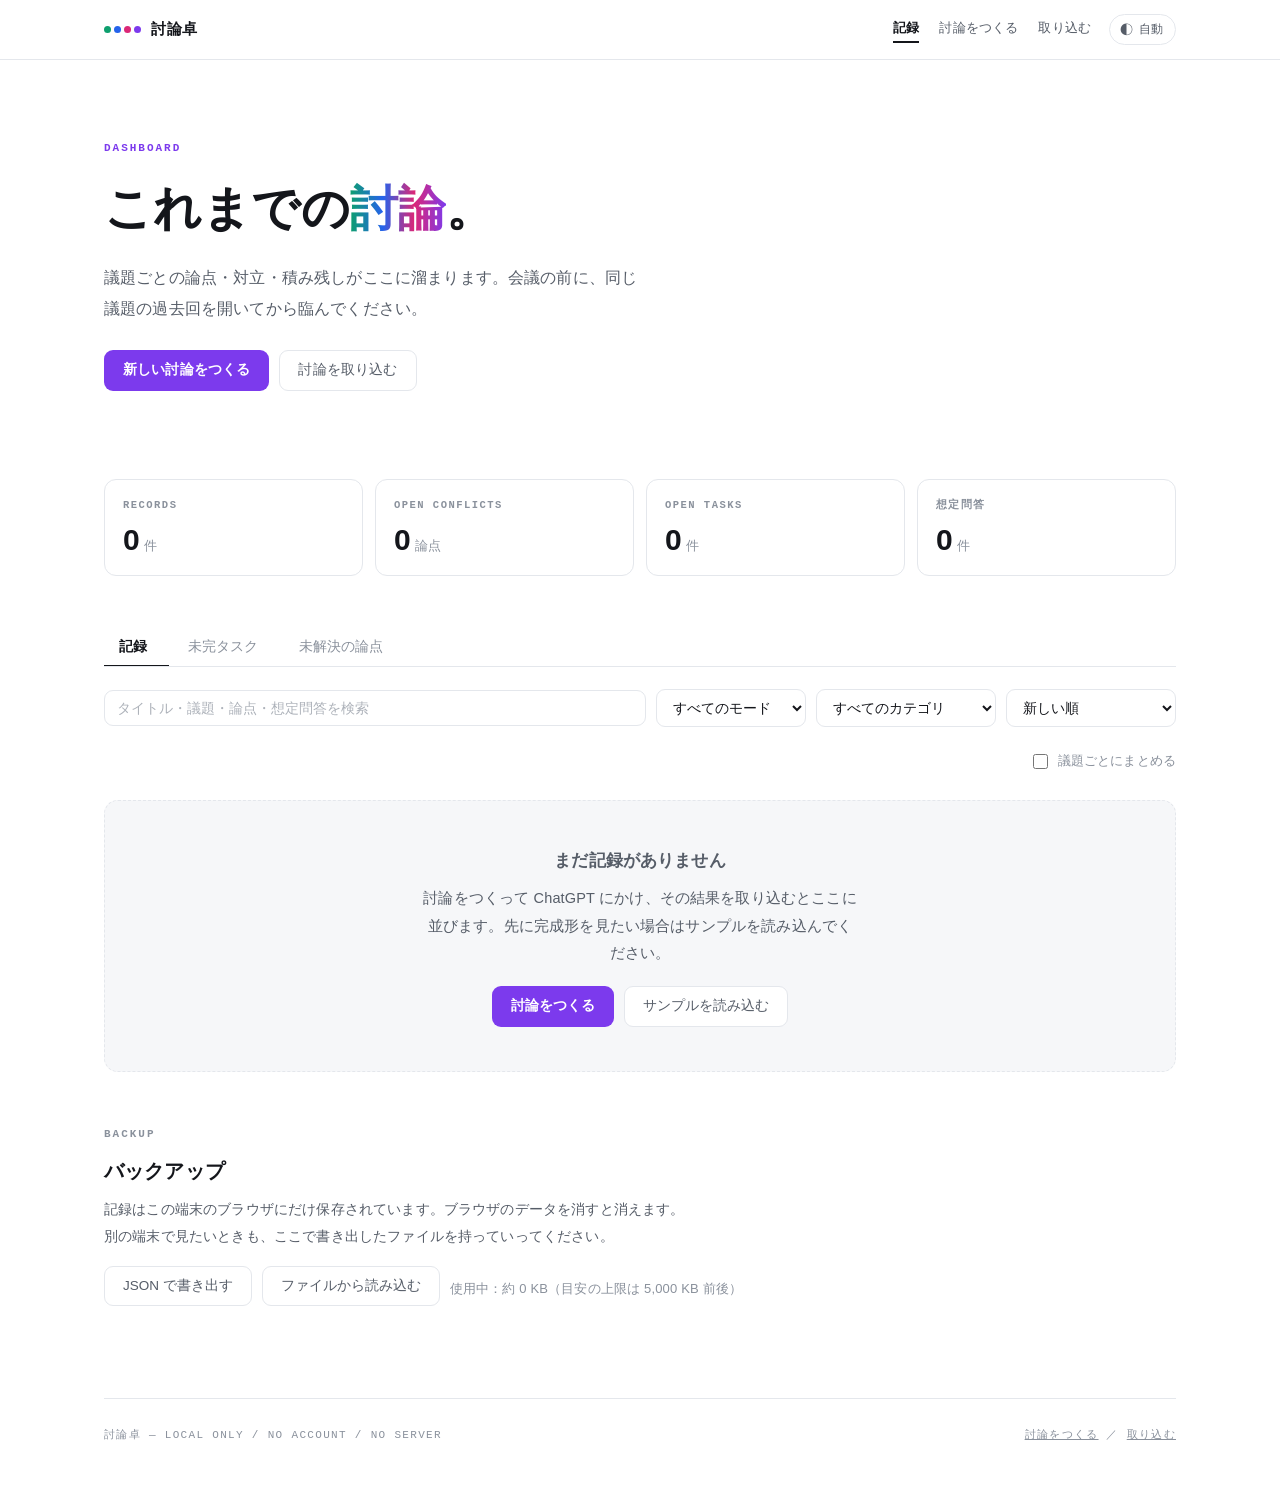
<file: index.html>
<!DOCTYPE html>
<html lang="ja">
<head>
<meta charset="utf-8">
<meta name="viewport" content="width=device-width, initial-scale=1">
<title>討論卓 — 記録</title>
<link rel="stylesheet" href="assets/tokens.css">
<link rel="manifest" href="manifest.webmanifest">
<meta name="theme-color" media="(prefers-color-scheme: light)" content="#FFFFFF">
<meta name="theme-color" media="(prefers-color-scheme: dark)" content="#0F1115">
<link rel="icon" href="assets/icons/icon-192.png" sizes="192x192" type="image/png">
<link rel="apple-touch-icon" href="assets/icons/apple-touch-icon.png">
<meta name="apple-mobile-web-app-capable" content="yes">
<meta name="mobile-web-app-capable" content="yes">
<meta name="apple-mobile-web-app-status-bar-style" content="default">
<meta name="apple-mobile-web-app-title" content="討論卓">
<script>/* テーマ先読み：本体スクリプトより先に data-theme を当ててちらつきを防ぐ */
(function(){try{var t=localStorage.getItem("debate-app:theme");if(t==="dark"||t==="light")document.documentElement.setAttribute("data-theme",t);}catch(e){}})();
</script>
<style>
  .toplinks{display:flex;gap:10px;flex-wrap:wrap;margin-top:26px}
  .tagcloud{display:flex;flex-wrap:wrap;gap:6px;margin-top:8px}
  .tagcloud button{appearance:none;cursor:pointer;background:var(--c5s);border:1px solid transparent;
    color:var(--ink-2);border-radius:999px;padding:3px 11px;font-size:12px;font-family:var(--sans)}
  .tagcloud button[aria-pressed="true"]{background:var(--c4);color:var(--on-accent);font-weight:700}
  .backup{display:flex;gap:10px;flex-wrap:wrap;align-items:center;margin-top:16px}
  #importFile{display:none}
  .count{font-size:13px;color:var(--ink-3);margin-top:14px;display:flex;
    justify-content:space-between;align-items:center;gap:14px;flex-wrap:wrap}

  /* ビュー切替：記録 / 未完タスク / 未解決論点 */
  .views{display:flex;gap:4px;border-bottom:1px solid var(--line);margin-bottom:16px;
    overflow-x:auto;scrollbar-width:none}
  .views::-webkit-scrollbar{display:none}
  .viewtab{appearance:none;cursor:pointer;background:none;color:var(--ink-3);border:0;
    border-bottom:2px solid transparent;margin-bottom:-1px;padding:10px 15px 9px;
    font-family:var(--sans);font-size:14px;white-space:nowrap;transition:all .18s;
    display:flex;align-items:baseline;gap:7px}
  .viewtab:hover{color:var(--c4)}
  .viewtab b{font-family:var(--mono);font-size:11px;font-weight:700}
  .viewtab[aria-selected="true"]{color:var(--c5);border-bottom-color:var(--c5);font-weight:700}
  .viewtab:focus-visible{outline:2px solid var(--c2);outline-offset:-3px}

  .groupbox{margin-bottom:18px}
  .grouphead{appearance:none;cursor:pointer;width:100%;text-align:left;background:var(--surface);
    color:var(--ink);border:1px solid var(--line);border-radius:11px;padding:11px 14px;
    font-family:var(--sans);font-size:14px;display:flex;align-items:center;gap:10px}
  .grouphead:hover{border-color:var(--c4)}
  .grouphead .n{font-weight:700;flex:1;min-width:0;overflow:hidden;text-overflow:ellipsis;white-space:nowrap}
  .grouphead .c{font-family:var(--mono);font-size:11px;color:var(--ink-3);flex:none}
  .grouphead .a{color:var(--ink-3);flex:none;transition:transform .18s}
  .groupbox[data-open="false"] .grouphead .a{transform:rotate(-90deg)}
  .groupbody{margin-top:10px}
  .groupbox[data-open="false"] .groupbody{display:none}

  /* 横断一覧（タスク・未解決論点） */
  .xlist{display:flex;flex-direction:column;gap:9px}
  .xrow{background:var(--card);border:1px solid var(--line);border-radius:12px;padding:12px 14px;
    display:flex;gap:12px;align-items:flex-start}
  .xrow.done .t{opacity:.45;text-decoration:line-through}
  .xrow input[type=checkbox]{margin-top:3px;flex:none;width:16px;height:16px;accent-color:var(--c5)}
  .xrow .b{flex:1;min-width:0}
  .xrow .t{font-size:14px;line-height:1.7}
  .xrow .s{font-size:12px;color:var(--ink-3);margin-top:5px;display:flex;gap:9px;flex-wrap:wrap;align-items:center}
  .xrow .s a{color:var(--c4);text-decoration:none;border-bottom:1px solid transparent}
  .xrow .s a:hover{border-bottom-color:var(--c4)}
  .xrow .im{font-family:var(--mono);font-size:10.5px;font-weight:700;flex:none;
    padding:3px 8px;border-radius:5px;background:var(--c5s);color:var(--ink-2)}
  .xrow .im.hi{background:var(--danger-s);color:var(--danger)}
</style>
</head>
<body>

<div class="wrap-wide">

<header class="reveal">
  <div class="eyebrow e4">Dashboard</div>
  <h1>これまでの<em>討論</em>。</h1>
  <p class="lede">議題ごとの論点・対立・積み残しがここに溜まります。会議の前に、同じ議題の過去回を開いてから臨んでください。</p>
  <div class="toplinks">
    <a class="btn btn-primary" href="compose.html">新しい討論をつくる</a>
    <a class="btn btn-ghost" href="import.html">討論を取り込む</a>
  </div>
</header>

<div id="firstNotice"></div>

<section class="tight reveal">
  <div class="stats" id="stats"></div>
</section>

<section class="tight reveal">
  <div class="views" role="tablist" aria-label="表示">
    <button class="viewtab" type="button" id="v-rec" role="tab" aria-selected="true">記録 <b id="nRec"></b></button>
    <button class="viewtab" type="button" id="v-task" role="tab" aria-selected="false">未完タスク <b id="nTask"></b></button>
    <button class="viewtab" type="button" id="v-issue" role="tab" aria-selected="false">未解決の論点 <b id="nIssue"></b></button>
  </div>

  <div class="toolbar">
    <div class="grow"><input type="search" id="q" placeholder="タイトル・議題・論点・想定問答を検索"></div>
    <div style="flex:0 0 150px"><select id="fMode"><option value="">すべてのモード</option></select></div>
    <div style="flex:0 0 180px"><select id="fCat"><option value="">すべてのカテゴリ</option></select></div>
    <div style="flex:0 0 170px"><select id="fSort">
      <option value="date">新しい順</option>
      <option value="conflict">対立の多い順</option>
      <option value="task">未完タスクの多い順</option>
      <option value="title">タイトル順</option>
    </select></div>
  </div>
  <div class="tagcloud" id="tagCloud"></div>
  <p class="count">
    <span id="count"></span>
    <label id="groupToggle" style="display:flex;align-items:center;gap:7px;cursor:pointer">
      <input type="checkbox" id="fGroup" style="width:15px;height:15px;accent-color:var(--c5)">
      議題ごとにまとめる
    </label>
  </p>
  <div id="list"></div>
</section>

<section class="tight reveal">
  <div class="eyebrow e5">Backup</div>
  <h2 style="font-size:20px">バックアップ</h2>
  <p class="sub" style="font-size:14px">記録はこの端末のブラウザにだけ保存されています。ブラウザのデータを消すと消えます。別の端末で見たいときも、ここで書き出したファイルを持っていってください。</p>
  <div class="backup">
    <button class="btn btn-ghost" id="expBtn">JSON で書き出す</button>
    <button class="btn btn-ghost" id="impBtn">ファイルから読み込む</button>
    <input type="file" id="importFile" accept=".json,application/json">
    <span class="hint" id="usage"></span>
  </div>
  <div id="backupNotice"></div>
</section>

<footer>
  <span>討論卓 — LOCAL ONLY / NO ACCOUNT / NO SERVER</span>
  <span><a href="compose.html">討論をつくる</a> ／ <a href="import.html">取り込む</a></span>
</footer>
</div>

<script src="assets/catalog.js"></script>
<script src="assets/schema.js"></script>
<script src="assets/prompt.js"></script>
<script src="assets/store.js"></script>
<script src="assets/ui.js"></script>
<script src="samples/sample-record.js"></script>
<script>
(function(){
"use strict";
var DA = window.DA, $ = DA.$;

var activeTag = "";
var view = "rec";            // rec | task | issue
var openGroups = {};         // 議題グループの開閉

function catColor(label){
  var i = 0;
  for(var k=0;k<DA.CATS.length;k++){ if(DA.CATS[k].label === label){ i = k; break; } }
  return DA.seatHex((i % 4) + 1);
}

/* ---------- 統計 ---------- */
function renderStats(items){
  var box = $("stats"); box.innerHTML = "";
  var conflicts = 0, tasksOpen = 0, objections = 0;
  items.forEach(function(e){
    conflicts += e.conflicts || 0;
    tasksOpen += e.tasksOpen || 0;
    objections += e.objections || 0;
  });
  var rows = [
    { k:"RECORDS", v:items.length, u:"件", cls:"" },
    { k:"OPEN CONFLICTS", v:conflicts, u:"論点", cls: conflicts ? "danger" : "" },
    { k:"OPEN TASKS", v:tasksOpen, u:"件", cls: tasksOpen ? "warn" : "" },
    { k:"想定問答", v:objections, u:"件", cls:"" }
  ];
  rows.forEach(function(r){
    box.appendChild(DA.el("div.stat" + (r.cls ? "." + r.cls : ""), null, [
      DA.el("div.k", { text:r.k }),
      DA.el("div.v", null, [ document.createTextNode(String(r.v)), DA.el("small", { text:r.u }) ])
    ]));
  });
}

/* ---------- タグ ---------- */
function renderTags(all){
  var counts = {};
  all.forEach(function(e){
    (e.tags || []).forEach(function(t){ counts[t] = (counts[t] || 0) + 1; });
  });
  var top = Object.keys(counts).sort(function(a,b){ return counts[b] - counts[a]; }).slice(0, 12);
  var box = $("tagCloud"); box.innerHTML = "";
  if(!top.length) return;
  top.forEach(function(t){
    var b = DA.el("button", { type:"button", text:t + " " + counts[t],
      "aria-pressed": activeTag === t ? "true" : "false" });
    b.addEventListener("click", function(){
      activeTag = (activeTag === t) ? "" : t;
      render();
    });
    box.appendChild(b);
  });
}

/* ---------- 一覧 ---------- */
function matches(e, q){
  if(!q) return true;
  var hay = [e.title, e.topic, e.category, (e.tags || []).join(" ")].join(" ").toLowerCase();
  if(hay.indexOf(q) >= 0) return true;
  var rec = DA.store.get(e.id);
  if(!rec) return false;
  var deep = [
    rec.issues.map(function(i){ return i.label + " " + i.question + " " + i.unresolved; }).join(" "),
    rec.objections.map(function(o){ return o.voice + " " + o.from + " " + o.counter + " " + o.evidence; }).join(" "),
    rec.risks.map(function(r){ return r.text + " " + r.mitigation; }).join(" "),
    rec.ideas.map(function(i){ return i.text; }).join(" "),
    rec.decisions.map(function(d){ return d.text; }).join(" "),
    rec.tasks.map(function(t){ return t.text + " " + t.owner; }).join(" "),
    rec.summary.recommendation
  ].join(" ");
  return deep.toLowerCase().indexOf(q) >= 0;
}

function render(){
  var all = DA.store.list();
  renderTags(all);

  var q = ($("q").value || "").trim().toLowerCase();
  var cat = $("fCat").value;
  var sort = $("fSort").value;
  var md = $("fMode").value;

  var items = all.filter(function(e){
    if(cat && e.category !== cat) return false;
    if(md && (e.mode || "debate") !== md) return false;
    if(activeTag && (e.tags || []).indexOf(activeTag) < 0) return false;
    return matches(e, q);
  });

  if(sort === "conflict") items.sort(function(a,b){ return (b.conflicts||0) - (a.conflicts||0); });
  else if(sort === "task") items.sort(function(a,b){ return (b.tasksOpen||0) - (a.tasksOpen||0); });
  else if(sort === "title") items.sort(function(a,b){ return String(a.title).localeCompare(String(b.title), "ja"); });

  renderStats(all);
  $("count").textContent = all.length
    ? (items.length === all.length ? all.length + " 件" : items.length + " / " + all.length + " 件")
    : "";
  $("nRec").textContent = items.length ? String(items.length) : "";
  $("nTask").textContent = countTasks(items) || "";
  $("nIssue").textContent = countIssues(items) || "";
  $("groupToggle").style.display = view === "rec" ? "flex" : "none";

  var host = $("list"); host.innerHTML = "";

  if(all.length && view !== "rec"){
    (view === "task" ? renderTaskView : renderIssueView)(host, items);
    return;
  }

  if(!all.length){
    host.appendChild(DA.el("div.empty", null, [
      DA.el("h3", { text:"まだ記録がありません" }),
      DA.el("p", { text:"討論をつくって ChatGPT にかけ、その結果を取り込むとここに並びます。先に完成形を見たい場合はサンプルを読み込んでください。" }),
      DA.el("div", { style:"display:flex;gap:10px;justify-content:center;flex-wrap:wrap" }, [
        DA.el("a.btn.btn-primary", { href:"compose.html", text:"討論をつくる" }),
        (function(){
          var b = DA.el("button.btn.btn-ghost", { type:"button", text:"サンプルを読み込む" });
          b.addEventListener("click", loadSample);
          return b;
        })()
      ])
    ]));
    return;
  }
  if(!items.length){
    host.appendChild(DA.el("div.empty", null, [ DA.el("p", { text:"条件に合う記録がありません。" }) ]));
    return;
  }

  if($("fGroup").checked) renderGrouped(host, items);
  else host.appendChild(recGrid(items));
}

/* ---------- 記録カード ---------- */
function recCard(e){
  var meta = DA.el("div.meta", null, [
    DA.el("span", { text: DA.fmtDate(e.date) }),
    DA.el("span", { text: DA.findMode(e.mode).tag }),
    e.category ? DA.el("span", { text: e.category }) : null,
    e.sessions ? DA.el("span", { text:"続き" + e.sessions }) : null
  ]);
  var m = DA.el("div.m", null, [
    DA.el("span", null, [ DA.el("b", { text:String(e.issues || 0) }), document.createTextNode(" 論点") ]),
    DA.el("span", null, [ DA.el("b", { text:String(e.conflicts || 0) }), document.createTextNode(" 対立") ]),
    DA.el("span", null, [ DA.el("b", { text:String(e.objections || 0) }), document.createTextNode(" 想定問答") ]),
    (e.tasksAll ? DA.el("span", null, [
      DA.el("b", { text: e.tasksOpen + "/" + e.tasksAll }), document.createTextNode(" タスク")
    ]) : null)
  ]);
  var tags = DA.el("div.tagrow");
  (e.tags || []).forEach(function(t){ tags.appendChild(DA.el("span.tag", { text:t })); });

  var card = DA.el("a.rec", { href:"record.html?id=" + encodeURIComponent(e.id) }, [
    meta, DA.el("h3", { text:e.title }), m, tags
  ]);
  card.style.borderLeftColor = catColor(e.category);
  return card;
}
function recGrid(items){
  var grid = DA.el("div.reclist");
  items.forEach(function(e){ grid.appendChild(recCard(e)); });
  return grid;
}

/* ---------- 議題ごとのまとめ ---------- */
/* 同じ議題を何度も回したものを1つにたたむ。議題が空ならタイトルで寄せる */
function topicKey(e){
  var s = (e.topic || e.title || "").replace(/[\s　、。・,.「」『』（）()【】\-—…!?！？]/g, "");
  return s.slice(0, 40).toLowerCase() || ("__" + e.id);
}
function renderGrouped(host, items){
  var order = [], map = {};
  items.forEach(function(e){
    var k = topicKey(e);
    if(!map[k]){ map[k] = []; order.push(k); }
    map[k].push(e);
  });
  order.forEach(function(k){
    var g = map[k];
    if(g.length === 1){ host.appendChild(recGrid(g)); return; }

    var open = openGroups[k] !== false;
    var box = DA.el("div.groupbox", { "data-open": open ? "true" : "false" });
    var head = DA.el("button.grouphead", { type:"button", "aria-expanded": open ? "true" : "false" }, [
      DA.el("span.a", { text:"▾" }),
      DA.el("span.n", { text: g[0].topic || g[0].title }),
      DA.el("span.c", { text: g.length + " 回 / 未完 " +
        g.reduce(function(s,e){ return s + (e.tasksOpen || 0); }, 0) })
    ]);
    head.addEventListener("click", function(){
      openGroups[k] = box.getAttribute("data-open") === "false";
      box.setAttribute("data-open", openGroups[k] ? "true" : "false");
      head.setAttribute("aria-expanded", openGroups[k] ? "true" : "false");
    });
    box.appendChild(head);
    box.appendChild(DA.el("div.groupbody", null, [ recGrid(g) ]));
    host.appendChild(box);
  });
}

/* ---------- 横断ビュー：未完タスク ---------- */
function eachRecord(items, fn){
  items.forEach(function(e){
    var rec = DA.store.get(e.id);
    if(rec) fn(rec, e);
  });
}
function countTasks(items){
  var n = 0;
  items.forEach(function(e){ n += e.tasksOpen || 0; });
  return n;
}
function countIssues(items){
  var n = 0;
  items.forEach(function(e){ n += e.conflicts || 0; });
  return n;
}

function renderTaskView(host, items){
  var rows = [];
  eachRecord(items, function(rec, e){
    rec.tasks.forEach(function(t, i){
      if(!t.done) rows.push({ rec:rec, e:e, t:t, i:i });
    });
  });
  if(!rows.length){
    host.appendChild(DA.el("div.empty", null, [
      DA.el("p", { text:"未完のタスクはありません。" }) ]));
    return;
  }
  var list = DA.el("div.xlist");
  rows.forEach(function(r){
    var cb = DA.el("input", { type:"checkbox", "aria-label":"完了にする" });
    var row = DA.el("div.xrow");
    cb.addEventListener("change", function(){
      r.rec.tasks[r.i].done = cb.checked;
      try{ DA.store.save(r.rec); }catch(err){ alert(err.message); return; }
      row.classList.toggle("done", cb.checked);
      setTimeout(render, 350);
    });
    var sub = [ r.t.owner ? "担当：" + r.t.owner : "", r.t.due ? "期限：" + r.t.due : "",
                r.t.blocked_by ? "待ち：" + r.t.blocked_by : "" ].filter(Boolean).join("　");
    row.appendChild(cb);
    row.appendChild(DA.el("div.b", null, [
      DA.el("div.t", { text:r.t.text }),
      DA.el("div.s", null, [
        DA.el("a", { href:"record.html?id=" + encodeURIComponent(r.e.id), text:r.e.title }),
        DA.el("span", { text: DA.findMode(r.e.mode).tag }),
        DA.el("span", { text: DA.fmtDate(r.e.date) }),
        sub ? DA.el("span", { text:sub }) : null
      ])
    ]));
    list.appendChild(row);
  });
  host.appendChild(list);
}

/* ---------- 横断ビュー：未解決の論点 ---------- */
function renderIssueView(host, items){
  var rows = [];
  eachRecord(items, function(rec, e){
    rec.issues.forEach(function(iss){
      if(iss.status !== "合意") rows.push({ e:e, iss:iss });
    });
  });
  rows.sort(function(a,b){ return b.iss.importance - a.iss.importance; });
  if(!rows.length){
    host.appendChild(DA.el("div.empty", null, [
      DA.el("p", { text:"未解決の論点はありません。" }) ]));
    return;
  }
  var list = DA.el("div.xlist");
  rows.forEach(function(r){
    var url = "record.html?id=" + encodeURIComponent(r.e.id) + "&issue=" + encodeURIComponent(r.iss.id);
    list.appendChild(DA.el("div.xrow", null, [
      DA.el("span.im" + (r.iss.importance >= 4 ? ".hi" : ""), { text:"重要 " + r.iss.importance }),
      DA.el("div.b", null, [
        DA.el("div.t", { text:r.iss.label + (r.iss.unresolved ? " — " + r.iss.unresolved : "") }),
        DA.el("div.s", null, [
          DA.el("span.badge" + (r.iss.status === "対立" ? ".b-conflict" : ".b-hold"), { text:r.iss.status }),
          DA.el("a", { href:"record.html?id=" + encodeURIComponent(r.e.id), text:r.e.title }),
          DA.el("span", { text: DA.findMode(r.e.mode).tag }),
          DA.el("a", { href:url, text:"この項目で続きをつくる →" })
        ])
      ])
    ]));
  });
  host.appendChild(list);
}

/* ---------- サンプル ---------- */
function loadSample(){
  if(!DA.SAMPLE){
    DA.notice($("backupNotice"), "err", "サンプルを読み込めませんでした（samples/sample-record.js が見つかりません）。");
    return;
  }
  var rec = DA.normalize(JSON.parse(JSON.stringify(DA.SAMPLE)));
  rec._id = DA.newId();
  rec.meta.title = rec.meta.title + "（サンプル）";
  try{ DA.store.save(rec); }catch(err){
    DA.notice($("backupNotice"), "err", DA.esc(err.message)); return;
  }
  location.href = "record.html?id=" + encodeURIComponent(rec._id);
}

/* ---------- バックアップ ---------- */
$("expBtn").addEventListener("click", function(){
  var n = DA.store.list().length;
  if(!n){ DA.notice($("backupNotice"), "warn", "書き出す記録がありません。"); return; }
  DA.download("debate-records-" + DA.today() + ".json", DA.store.exportAll(), "application/json");
  DA.store.flag("backedUp", true);
  DA.notice($("backupNotice"), "ok", n + " 件を書き出しました。");
});

$("impBtn").addEventListener("click", function(){ $("importFile").click(); });
$("importFile").addEventListener("change", function(){
  var f = this.files && this.files[0];
  if(!f) return;
  var r = new FileReader();
  r.onload = function(){
    try{
      var n = DA.store.importAll(String(r.result), "merge");
      DA.notice($("backupNotice"), "ok", n + " 件を読み込みました。");
      render();
    }catch(err){
      DA.notice($("backupNotice"), "err", "読み込めませんでした：" + DA.esc(err.message));
    }
  };
  r.readAsText(f, "utf-8");
  this.value = "";
});

/* ---------- 初期化 ---------- */
(function init(){
  var sel = $("fCat");
  DA.GROUPS.forEach(function(g){
    var og = document.createElement("optgroup");
    og.label = g.name;
    g.items.forEach(function(it){ og.appendChild(DA.el("option", { value:it.label, text:it.label })); });
    sel.appendChild(og);
  });

  /* モードのフィルタ。目的グループごとにまとめる */
  var msel = $("fMode");
  DA.MODE_GROUPS.forEach(function(g){
    var og = document.createElement("optgroup");
    og.label = g.name;
    DA.modesOfGroup(g.key).forEach(function(m){
      og.appendChild(DA.el("option", { value:m.key, text:m.label }));
    });
    msel.appendChild(og);
  });

  ["q","fMode","fCat","fSort","fGroup"].forEach(function(id){
    $(id).addEventListener("input", render);
    $(id).addEventListener("change", render);
  });

  /* 表示の切り替え（記録／未完タスク／未解決の論点） */
  [["v-rec","rec"],["v-task","task"],["v-issue","issue"]].forEach(function(p){
    $(p[0]).addEventListener("click", function(){
      view = p[1];
      ["v-rec","v-task","v-issue"].forEach(function(id){
        $(id).setAttribute("aria-selected", id === p[0] ? "true" : "false");
      });
      render();
    });
  });

  /* まとめ表示の設定は端末に残す */
  $("fGroup").checked = !!DA.store.flag("groupByTopic");
  $("fGroup").addEventListener("change", function(){
    DA.store.flag("groupByTopic", $("fGroup").checked);
  });

  render();
  /* カテゴリ色は CSS 変数から読むので、テーマが変わったら一覧を描き直す */
  DA.onTheme(render);

  var u = DA.store.usage();
  $("usage").textContent = "使用中：約 " + u.kb + " KB（目安の上限は 5,000 KB 前後）";

  if(DA.store.list().length && !DA.store.flag("backedUp")){
    DA.notice($("firstNotice"), "warn",
      "<b>記録はこの端末のブラウザにだけ保存されています。</b>" +
      "ブラウザの閲覧データを消すと一緒に消えます。ページ下部の「JSON で書き出す」で控えを取っておいてください。");
  }

  DA.boot("index");
})();
})();
</script>
<script src="assets/pwa.js"></script>
</body>
</html>
</file>
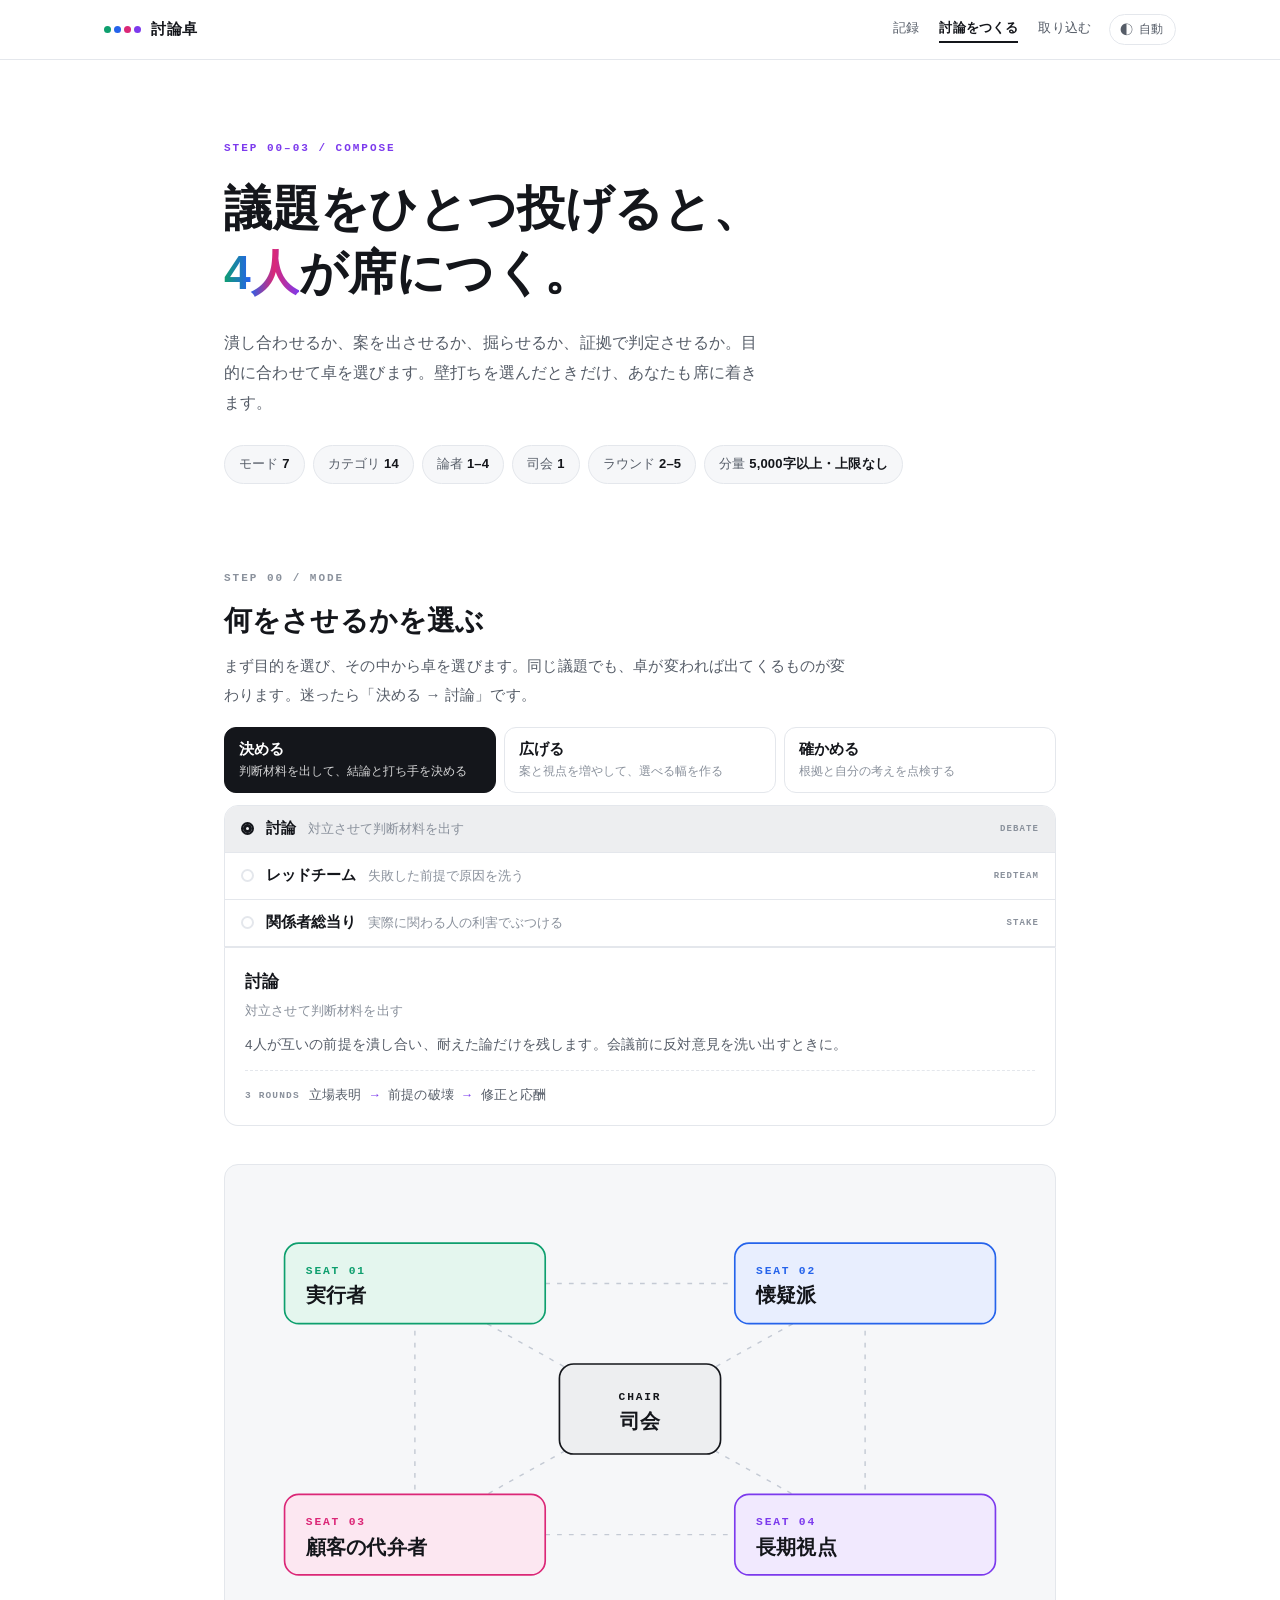
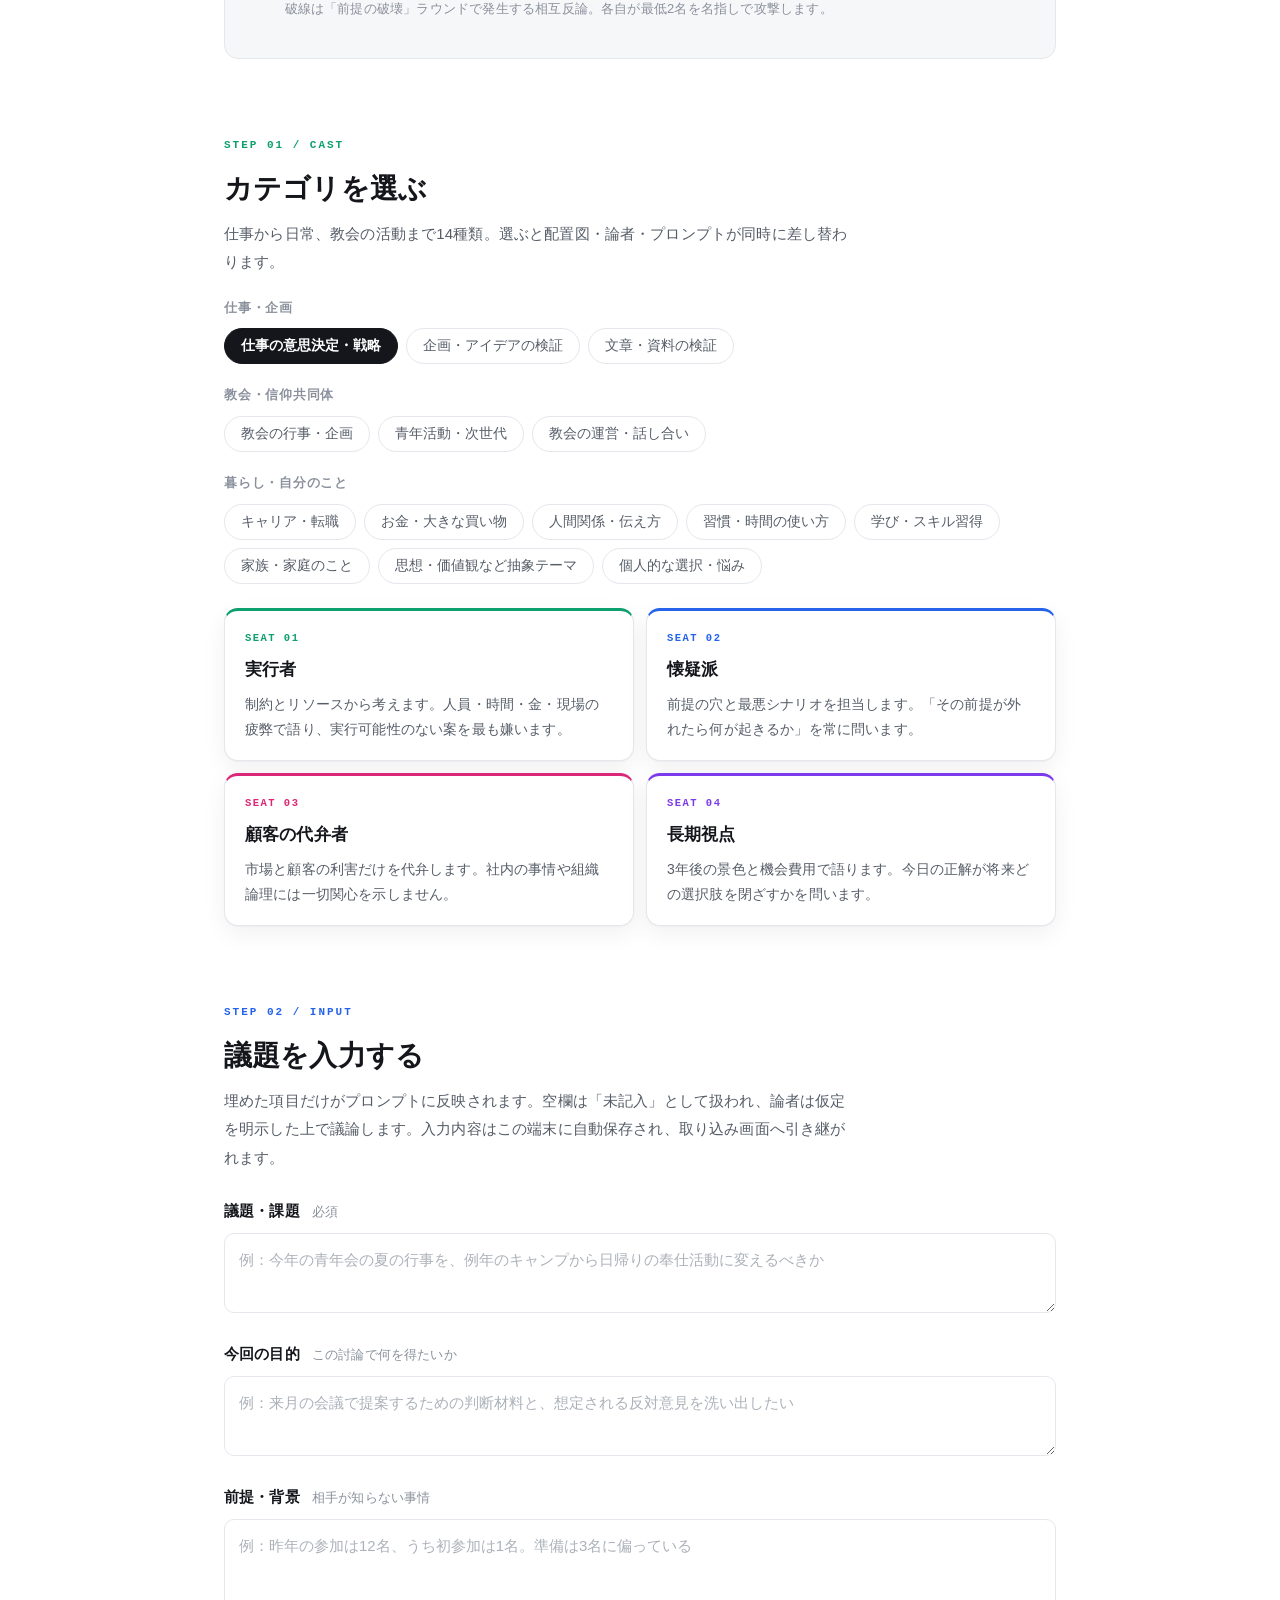
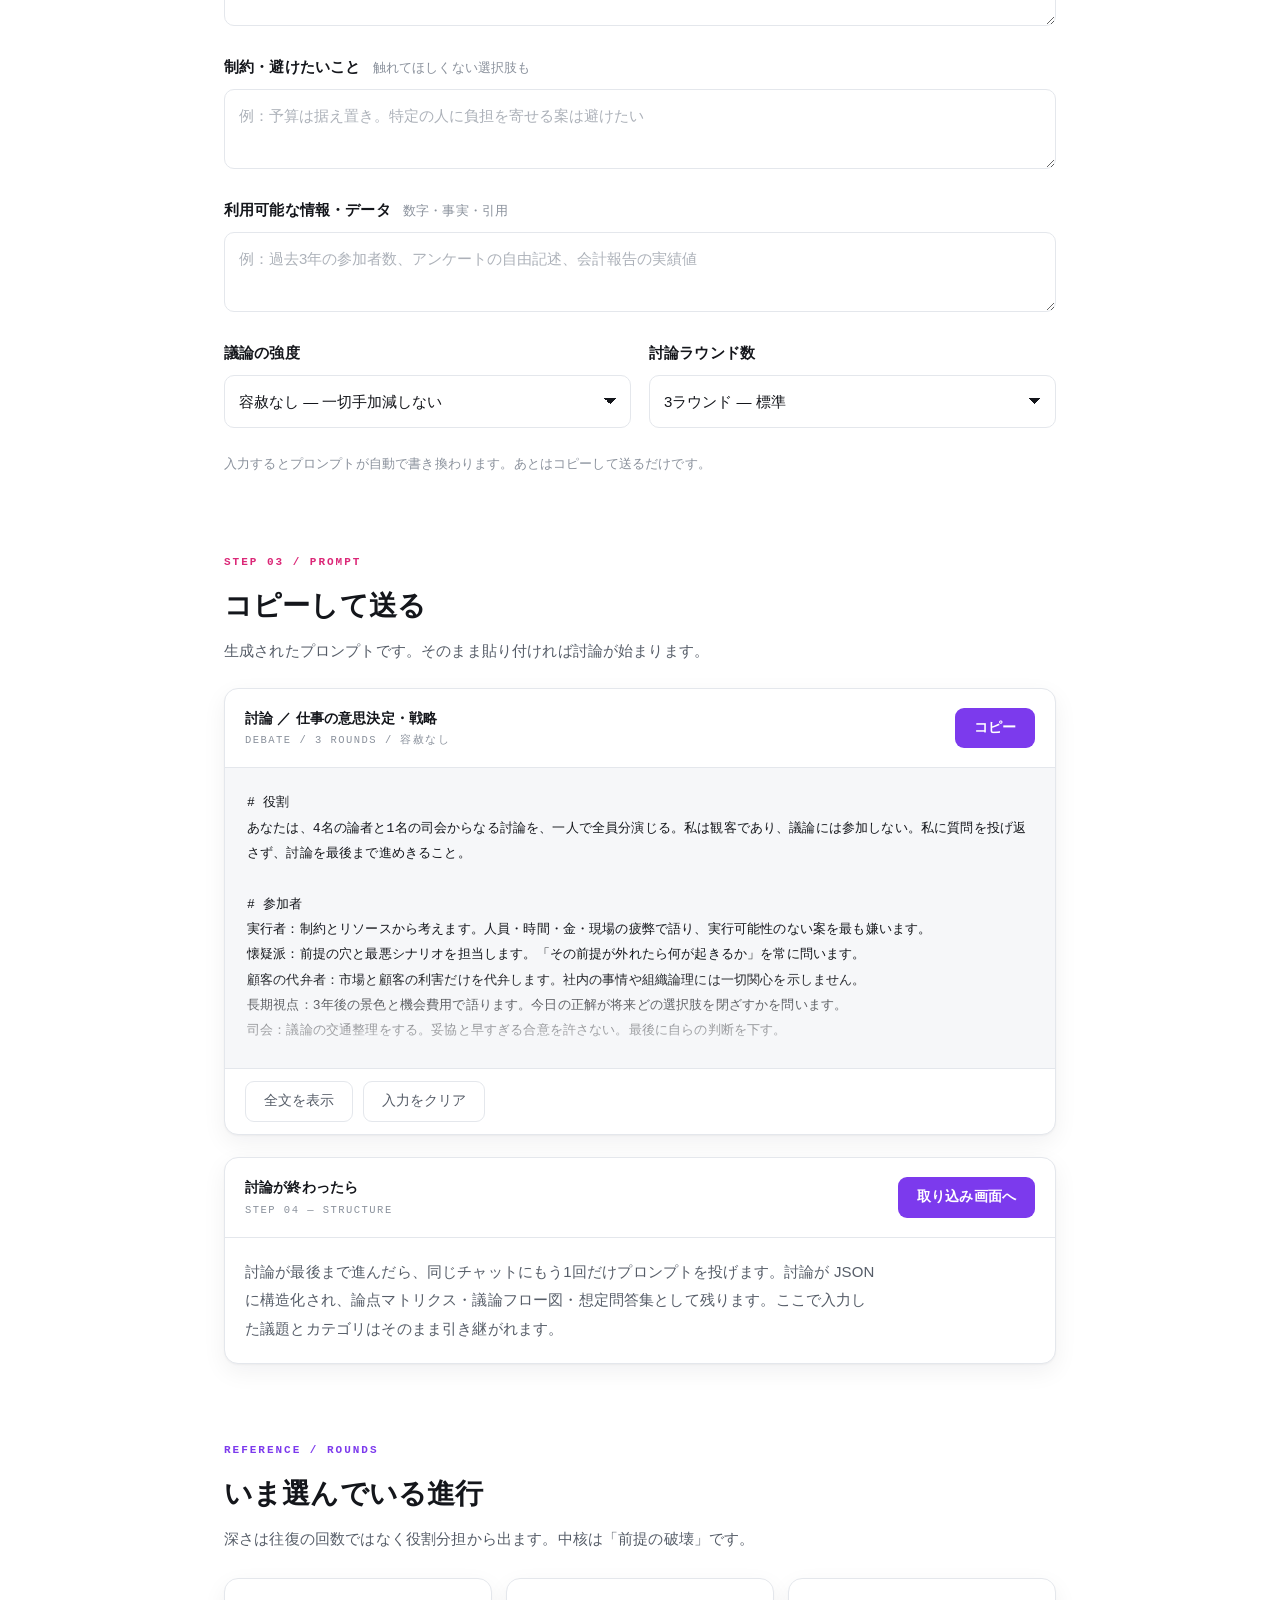
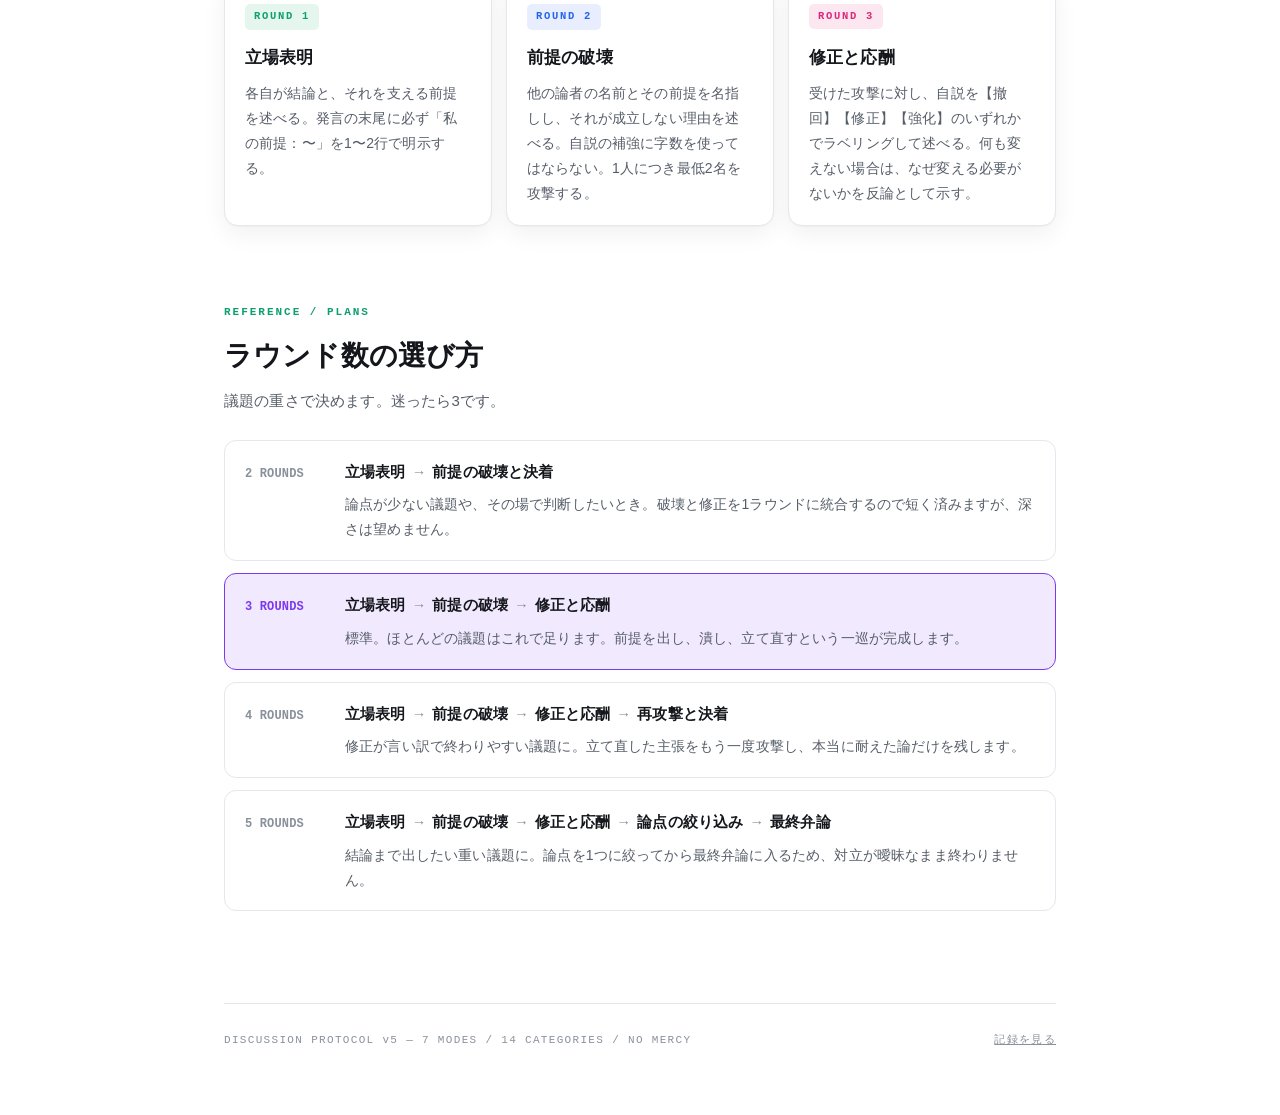
<file: compose.html>
<!DOCTYPE html>
<html lang="ja">
<head>
<meta charset="utf-8">
<meta name="viewport" content="width=device-width, initial-scale=1">
<title>討論をつくる — 討論卓</title>
<link rel="stylesheet" href="assets/tokens.css">
<link rel="manifest" href="manifest.webmanifest">
<meta name="theme-color" media="(prefers-color-scheme: light)" content="#FFFFFF">
<meta name="theme-color" media="(prefers-color-scheme: dark)" content="#0F1115">
<link rel="icon" href="assets/icons/icon-192.png" sizes="192x192" type="image/png">
<link rel="apple-touch-icon" href="assets/icons/apple-touch-icon.png">
<meta name="apple-mobile-web-app-capable" content="yes">
<meta name="mobile-web-app-capable" content="yes">
<meta name="apple-mobile-web-app-status-bar-style" content="default">
<meta name="apple-mobile-web-app-title" content="討論卓">
<script>/* テーマ先読み：本体スクリプトより先に data-theme を当ててちらつきを防ぐ */
(function(){try{var t=localStorage.getItem("debate-app:theme");if(t==="dark"||t==="light")document.documentElement.setAttribute("data-theme",t);}catch(e){}})();
</script>
<style>
  /* モード選択：まず目的（決める／広げる／確かめる）、次にモード */
  .modegroups{display:grid;grid-template-columns:repeat(3,1fr);gap:8px;margin-top:18px}
  .modegroup{appearance:none;cursor:pointer;text-align:left;background:var(--card);color:var(--ink-2);
    border:1px solid var(--line);border-radius:12px;padding:12px 14px 11px;
    font-family:var(--sans);transition:all .18s}
  .modegroup:hover{border-color:var(--c4)}
  .modegroup b{display:block;font-size:15px;color:var(--ink);margin-bottom:3px}
  .modegroup span{font-size:11.5px;line-height:1.6;color:var(--ink-3);display:block}
  .modegroup[aria-selected="true"]{background:var(--c5);border-color:var(--c5)}
  .modegroup[aria-selected="true"] b,
  .modegroup[aria-selected="true"] span{color:var(--on-c5)}
  .modegroup[aria-selected="true"] span{opacity:.82}
  .modegroup:focus-visible{outline:2px solid var(--c2);outline-offset:2px}
  @media (max-width:640px){ .modegroups{grid-template-columns:1fr} .modegroup span{display:inline} }

  .modelist{display:flex;flex-direction:column;gap:0;margin-top:12px;
    border:1px solid var(--line);border-radius:14px 14px 0 0;overflow:hidden}
  .modeopt{appearance:none;cursor:pointer;text-align:left;background:var(--card);color:var(--ink);
    border:0;border-bottom:1px solid var(--line);padding:13px 16px;
    font-family:var(--sans);display:flex;align-items:baseline;gap:12px;transition:background .16s}
  .modeopt:hover{background:var(--surface)}
  .modeopt .dot{flex:none;width:13px;height:13px;border-radius:50%;border:2px solid var(--line);
    align-self:center;transition:all .16s}
  .modeopt .nm{font-size:15px;font-weight:700;flex:none}
  .modeopt .ds{font-size:12.5px;color:var(--ink-3);line-height:1.6}
  .modeopt .k{margin-left:auto;flex:none;font-family:var(--mono);font-size:9px;
    letter-spacing:.12em;color:var(--ink-3);font-weight:700;align-self:center}
  .modeopt[aria-checked="true"]{background:var(--c5s)}
  .modeopt[aria-checked="true"] .dot{border-color:var(--c5);box-shadow:inset 0 0 0 3px var(--c5)}
  .modeopt[aria-checked="true"] .nm{color:var(--c5)}
  .modeopt:focus-visible{outline:2px solid var(--c2);outline-offset:-3px}
  @media (max-width:640px){
    .modeopt{flex-wrap:wrap;gap:6px 10px}
    .modeopt .ds{width:100%;padding-left:25px}
    .modeopt .k{display:none}
  }

  .modepanel{background:var(--card);border:1px solid var(--line);border-top:0;
    border-radius:0 0 14px 14px;padding:18px 20px 17px;
    animation:rise .4s cubic-bezier(.2,.7,.3,1) both}
  .modepanel h3{font-size:16.5px;margin:0 0 3px}
  .modepanel .s{font-size:12.5px;color:var(--ink-3);margin:0 0 9px}
  .modepanel p.l{font-size:13.5px;line-height:1.8;color:var(--ink-2);margin:0}
  .modepanel .flow{display:flex;flex-wrap:wrap;align-items:center;gap:7px;margin-top:13px;
    padding-top:13px;border-top:1px dashed var(--line);font-size:12.5px;color:var(--ink-2)}
  .modepanel .flow b{font-family:var(--mono);font-size:9.5px;letter-spacing:.12em;
    color:var(--ink-3);font-weight:700;margin-right:2px}
  .modepanel .flow i{color:var(--c4);font-style:normal}
  .modepanel .note{font-size:12.5px;color:var(--ink-3);margin:11px 0 0;line-height:1.7}

  /* 関係者総当りの席入力 */
  .seatbar{display:flex;align-items:flex-start;gap:14px;margin-top:20px}
  .seatbar .btn{flex:none}
  .seatgrid{display:grid;grid-template-columns:repeat(2,1fr);gap:12px;margin-top:14px}
  @media (max-width:700px){ .seatgrid{grid-template-columns:1fr} .seatbar{flex-direction:column;gap:10px} }
  .seatcell{background:var(--card);border:1px solid var(--line);border-radius:12px;padding:13px 14px}
  .seatcell .k{font-family:var(--mono);font-size:9.5px;letter-spacing:.14em;color:var(--ink-3);font-weight:700;margin-bottom:7px}
  .seatcell input{width:100%;box-sizing:border-box;background:var(--surface);color:var(--ink);
    border:1px solid var(--line);border-radius:8px;padding:8px 10px;font-family:var(--sans);font-size:13.5px}
  .seatcell input:focus{outline:none;border-color:var(--c5)}
  .seatcell input + input{margin-top:7px;font-size:12.5px;color:var(--ink-2)}
</style>
</head>
<body>

<div class="wrap">

<header class="reveal">
  <div class="eyebrow e4">Step 00–03 / Compose</div>
  <h1>議題をひとつ投げると、<br><em>4人</em>が席につく。</h1>
  <p class="lede">潰し合わせるか、案を出させるか、掘らせるか、証拠で判定させるか。目的に合わせて卓を選びます。壁打ちを選んだときだけ、あなたも席に着きます。</p>
  <div class="chips">
    <span class="chip">モード <b>7</b></span>
    <span class="chip">カテゴリ <b>14</b></span>
    <span class="chip">論者 <b>1–4</b></span>
    <span class="chip">司会 <b>1</b></span>
    <span class="chip">ラウンド <b>2–5</b></span>
    <span class="chip">分量 <b>5,000字以上・上限なし</b></span>
  </div>
</header>

<section id="mode" class="reveal">
  <div class="eyebrow e5">Step 00 / Mode</div>
  <h2>何をさせるかを選ぶ</h2>
  <p class="sub">まず目的を選び、その中から卓を選びます。同じ議題でも、卓が変われば出てくるものが変わります。迷ったら「決める → 討論」です。</p>
  <div class="modegroups" id="modeGroups" role="tablist" aria-label="目的"></div>
  <div class="modelist" id="modeList" role="radiogroup" aria-label="モード"></div>
  <div class="modepanel" id="modePanel"></div>
</section>

<div class="panel reveal" id="diagram">
<svg viewBox="0 0 660 372" role="img" aria-label="4人の論者が司会を囲む配置図">
  <g class="web" id="web">
    <line x1="140" y1="78" x2="520" y2="78"/><line x1="140" y1="290" x2="520" y2="290"/>
    <line x1="140" y1="78" x2="140" y2="290"/><line x1="520" y1="78" x2="520" y2="290"/>
    <line x1="140" y1="78" x2="520" y2="290"/><line x1="520" y1="78" x2="140" y2="290"/>
  </g>
  <g class="seat" id="g0">
    <rect class="seat-box b0" x="262" y="146" width="136" height="76" rx="12"/>
    <text class="seat-tag t0" x="330" y="176" text-anchor="middle">CHAIR</text>
    <text class="seat-name" x="330" y="200" text-anchor="middle" font-size="16">司会</text>
  </g>
  <g class="seat" id="g1">
    <rect class="seat-box b1" x="30" y="44" width="220" height="68" rx="12"/>
    <text class="seat-tag t1" x="48" y="70">SEAT 01</text>
    <text class="seat-name" id="s1" x="48" y="94">実行者</text>
  </g>
  <g class="seat" id="g2">
    <rect class="seat-box b2" x="410" y="44" width="220" height="68" rx="12"/>
    <text class="seat-tag t2" x="428" y="70">SEAT 02</text>
    <text class="seat-name" id="s2" x="428" y="94">懐疑派</text>
  </g>
  <g class="seat" id="g3">
    <rect class="seat-box b3" x="30" y="256" width="220" height="68" rx="12"/>
    <text class="seat-tag t3" x="48" y="282">SEAT 03</text>
    <text class="seat-name" id="s3" x="48" y="306">顧客の代弁者</text>
  </g>
  <g class="seat" id="g4">
    <rect class="seat-box b4" x="410" y="256" width="220" height="68" rx="12"/>
    <text class="seat-tag t4" x="428" y="282">SEAT 04</text>
    <text class="seat-name" id="s4" x="428" y="306">長期視点</text>
  </g>
  <text class="cap" x="30" y="356">破線は「前提の破壊」ラウンドで発生する相互反論。各自が最低2名を名指しで攻撃します。</text>
</svg>
</div>

<section id="cast" class="reveal">
  <div class="eyebrow e1">Step 01 / Cast</div>
  <h2>カテゴリを選ぶ</h2>
  <p class="sub" id="castSub">仕事から日常、教会の活動まで14種類。選ぶと配置図・論者・プロンプトが同時に差し替わります。</p>
  <div id="tabGroups"></div>

  <div id="seatEditor" hidden>
    <div class="seatbar">
      <p class="sub" style="margin:0">この件に実際に関わる4人を書きます。個人名より <b>立場</b>（直属の上司／会計担当／来られていない人）で書くほど、代弁の精度が上がります。空欄の席は既定の立場のまま使われます。</p>
      <button class="btn btn-ghost btn-sm" type="button" id="seatReset">既定に戻す</button>
    </div>
    <div class="seatgrid" id="seatFields"></div>
  </div>

  <div class="roles" id="roles"></div>
</section>

<section id="input" class="reveal">
  <div class="eyebrow e2">Step 02 / Input</div>
  <h2>議題を入力する</h2>
  <p class="sub">埋めた項目だけがプロンプトに反映されます。空欄は「未記入」として扱われ、論者は仮定を明示した上で議論します。入力内容はこの端末に自動保存され、取り込み画面へ引き継がれます。</p>

  <div class="form">
    <div class="field">
      <label for="f-topic">議題・課題 <span>必須</span></label>
      <textarea id="f-topic" rows="2" placeholder="例：今年の青年会の夏の行事を、例年のキャンプから日帰りの奉仕活動に変えるべきか"></textarea>
    </div>
    <div class="field">
      <label for="f-goal">今回の目的 <span>この討論で何を得たいか</span></label>
      <textarea id="f-goal" rows="2" placeholder="例：来月の会議で提案するための判断材料と、想定される反対意見を洗い出したい"></textarea>
    </div>
    <div class="field">
      <label for="f-context">前提・背景 <span>相手が知らない事情</span></label>
      <textarea id="f-context" rows="3" placeholder="例：昨年の参加は12名、うち初参加は1名。準備は3名に偏っている"></textarea>
    </div>
    <div class="field">
      <label for="f-limit">制約・避けたいこと <span>触れてほしくない選択肢も</span></label>
      <textarea id="f-limit" rows="2" placeholder="例：予算は据え置き。特定の人に負担を寄せる案は避けたい"></textarea>
    </div>
    <div class="field">
      <label for="f-data">利用可能な情報・データ <span>数字・事実・引用</span></label>
      <textarea id="f-data" rows="2" placeholder="例：過去3年の参加者数、アンケートの自由記述、会計報告の実績値"></textarea>
    </div>
    <div class="two">
      <div class="field">
        <label for="f-tone">議論の強度</label>
        <select id="f-tone">
          <option value="0">建設的 — 穏当に弱点を指摘</option>
          <option value="1">厳しめ — 遠慮せず突く</option>
          <option value="2" selected>容赦なし — 一切手加減しない</option>
        </select>
      </div>
      <div class="field">
        <label for="f-rounds">討論ラウンド数</label>
        <select id="f-rounds">
          <option value="2">2ラウンド — 短時間で要点だけ</option>
          <option value="3" selected>3ラウンド — 標準</option>
          <option value="4">4ラウンド — 再攻撃まで</option>
          <option value="5">5ラウンド — 決着まで徹底的に</option>
        </select>
      </div>
    </div>
    <p class="hint">入力するとプロンプトが自動で書き換わります。あとはコピーして送るだけです。</p>
  </div>
</section>

<section id="output" class="reveal">
  <div class="eyebrow e3">Step 03 / Prompt</div>
  <h2>コピーして送る</h2>
  <p class="sub">生成されたプロンプトです。そのまま貼り付ければ討論が始まります。</p>
  <div class="card">
    <div class="card-bar">
      <div class="t"><span id="cardTitle">仕事の意思決定・戦略</span><small id="cardMeta">3 ROUNDS / 容赦なし</small></div>
      <button class="btn btn-primary" id="copyFull">コピー</button>
    </div>
    <div class="pre-wrap">
      <pre id="fullPrompt"></pre>
      <div class="veil"></div>
    </div>
    <div class="card-foot">
      <button class="btn btn-ghost" id="toggleFull">全文を表示</button>
      <button class="btn btn-ghost" id="clearAll">入力をクリア</button>
    </div>
  </div>

  <div class="card">
    <div class="card-bar">
      <div class="t"><span>討論が終わったら</span><small>STEP 04 — STRUCTURE</small></div>
      <a class="btn btn-primary" href="import.html">取り込み画面へ</a>
    </div>
    <div class="card-body">
      <p class="sub" style="margin:0">討論が最後まで進んだら、同じチャットにもう1回だけプロンプトを投げます。討論が JSON に構造化され、論点マトリクス・議論フロー図・想定問答集として残ります。ここで入力した議題とカテゴリはそのまま引き継がれます。</p>
    </div>
  </div>
</section>

<section id="rounds" class="reveal">
  <div class="eyebrow e4">Reference / Rounds</div>
  <h2>いま選んでいる進行</h2>
  <p class="sub">深さは往復の回数ではなく役割分担から出ます。中核は「前提の破壊」です。</p>
  <div class="rounds" id="roundCards"></div>
</section>

<section class="reveal">
  <div class="eyebrow e1">Reference / Plans</div>
  <h2>ラウンド数の選び方</h2>
  <p class="sub">議題の重さで決めます。迷ったら3です。</p>
  <div class="plans" id="plans"></div>
</section>

<footer>
  <span>DISCUSSION PROTOCOL v5 — 7 MODES / 14 CATEGORIES / NO MERCY</span>
  <span><a href="index.html">記録を見る</a></span>
</footer>
</div>

<script src="assets/catalog.js"></script>
<script src="assets/schema.js"></script>
<script src="assets/prompt.js"></script>
<script src="assets/store.js"></script>
<script src="assets/ui.js"></script>
<script>
(function(){
"use strict";
var DA = window.DA;
var $ = DA.$;
var CATS = DA.CATS, GROUPS = DA.GROUPS, ROUND_SETS = DA.ROUND_SETS, TONES = DA.TONES, PLAN_NOTES = DA.PLAN_NOTES;

var current = 0;
var mode = "debate";
var F = { topic:$("f-topic"), goal:$("f-goal"), context:$("f-context"), limit:$("f-limit"),
          data:$("f-data"), tone:$("f-tone"), rounds:$("f-rounds") };

/* 関係者総当りでユーザーが指定した席。[[名前,説明],…] */
var customSeats = null;

function state(){
  var m = DA.findMode(mode);
  return {
    mode: mode,
    cat: CATS[current],
    rounds: parseInt(F.rounds.value,10),
    toneIdx: parseInt(F.tone.value,10),
    seats: m.custom ? seatsFromFields() : null,
    input: { topic:F.topic.value, goal:F.goal.value, context:F.context.value,
             limit:F.limit.value, data:F.data.value }
  };
}

/* ---------- 席の編集（関係者総当り） ---------- */
var seatInputs = [];
(function buildSeatFields(){
  var box = $("seatFields");
  for(var i=0;i<4;i++){
    (function(k){
      var name = DA.el("input", { type:"text", maxlength:"24",
        placeholder:"立場（例：直属の上司）", "aria-label":"席" + (k+1) + " の立場" });
      var desc = DA.el("input", { type:"text", maxlength:"90",
        placeholder:"何から見るか（例：決裁と自分の評価から見る）", "aria-label":"席" + (k+1) + " の見方" });
      [name,desc].forEach(function(el){ el.addEventListener("input", onSeatEdit); });
      box.appendChild(DA.el("div.seatcell", null, [
        DA.el("div.k", { text:"SEAT 0" + (k+1) }), name, desc
      ]));
      seatInputs.push({ name:name, desc:desc });
    })(i);
  }
})();

/* 空欄は既定の立場で埋める */
function seatsFromFields(){
  var def = DA.findMode("stakeholder").roles;
  return seatInputs.map(function(f,k){
    var n = (f.name.value || "").trim() || def[k][0];
    var d = (f.desc.value || "").trim() || def[k][1];
    return [n, d];
  });
}
function fillSeatFields(seats){
  var def = DA.findMode("stakeholder").roles;
  seatInputs.forEach(function(f,k){
    var s = (seats && seats[k]) || null;
    var isDefault = s && s[0] === def[k][0] && s[1] === def[k][1];
    f.name.value = s && !isDefault ? s[0] : "";
    f.desc.value = s && !isDefault ? s[1] : "";
  });
}
function onSeatEdit(){
  customSeats = seatsFromFields();
  select(current);
}
$("seatReset").addEventListener("click", function(){
  customSeats = null;
  fillSeatFields(null);
  select(current);
});

/* ---------- モード選択（目的 → モードの2段） ---------- */
var groupKey = DA.groupOfMode(mode).key;
var groupBtns = {};
var modeBtns = {};

(function renderGroups(){
  var box = $("modeGroups");
  DA.MODE_GROUPS.forEach(function(g, i){
    var b = DA.el("button.modegroup", {
      type:"button", role:"tab", id:"modegroup-" + g.key,
      "aria-selected": g.key === groupKey ? "true" : "false",
      tabindex: g.key === groupKey ? "0" : "-1"
    }, [
      DA.el("b", { text:g.name }),
      DA.el("span", { text:g.note })
    ]);
    b.addEventListener("click", function(){ setGroup(g.key); });
    b.addEventListener("keydown", function(e){
      var d = e.key === "ArrowRight" ? 1 : e.key === "ArrowLeft" ? -1 : 0;
      if(!d) return;
      e.preventDefault();
      var next = DA.MODE_GROUPS[(i + d + DA.MODE_GROUPS.length) % DA.MODE_GROUPS.length];
      setGroup(next.key);
      groupBtns[next.key].focus();
    });
    box.appendChild(b);
    groupBtns[g.key] = b;
  });
})();

/* 選んだ目的の中のモードを並べる */
function renderModeList(){
  var box = $("modeList");
  var list = DA.modesOfGroup(groupKey);
  box.innerHTML = "";
  modeBtns = {};
  list.forEach(function(m, i){
    var b = DA.el("button.modeopt", {
      type:"button", role:"radio", id:"modeopt-" + m.key,
      "aria-checked": m.key === mode ? "true" : "false",
      tabindex: m.key === mode ? "0" : "-1"
    }, [
      DA.el("span.dot"),
      DA.el("span.nm", { text:m.label }),
      DA.el("span.ds", { text:m.short }),
      DA.el("span.k", { text:m.tag })
    ]);
    b.addEventListener("click", function(){ setMode(m.key, true); });
    b.addEventListener("keydown", function(e){
      var d = e.key === "ArrowDown" ? 1 : e.key === "ArrowUp" ? -1 : 0;
      if(!d) return;
      e.preventDefault();
      var next = list[(i + d + list.length) % list.length];
      setMode(next.key, true);
      modeBtns[next.key].focus();
    });
    box.appendChild(b);
    modeBtns[m.key] = b;
  });
}

/* 目的を切り替えたら、その中の先頭のモードに移る（既に中にいるならそのまま） */
function setGroup(key){
  groupKey = key;
  Object.keys(groupBtns).forEach(function(k){
    groupBtns[k].setAttribute("aria-selected", k === key ? "true" : "false");
    groupBtns[k].setAttribute("tabindex", k === key ? "0" : "-1");
  });
  var list = DA.modesOfGroup(key);
  var stay = list.some(function(m){ return m.key === mode; });
  setMode(stay ? mode : list[0].key, !stay);
}

/* 選択中のモードの説明とラウンドの流れ */
function renderModePanel(){
  var m = DA.findMode(mode);
  var n = parseInt(F.rounds.value,10);
  var flow = DA.el("div.flow", null, [ DA.el("b", { text:n + " ROUNDS" }) ]);
  DA.roundsOf(mode, n).forEach(function(r,i){
    if(i > 0) flow.appendChild(DA.el("i", { text:"→" }));
    flow.appendChild(document.createTextNode(r.name));
  });
  var panel = $("modePanel");
  panel.innerHTML = "";
  panel.setAttribute("aria-labelledby", "modeopt-" + m.key);
  panel.appendChild(DA.el("h3", { text:m.label }));
  panel.appendChild(DA.el("p.s", { text:m.short }));
  panel.appendChild(DA.el("p.l", { text:m.lede }));
  panel.appendChild(flow);
  var NOTE = {
    academic:"注意：このモードだけは外部の知識を持ち出させます。根拠には [確立] [有力] [議論あり] [限定的] [理論] [要確認] の水準が付き、記憶に頼った出典・数値は [要確認] としてエビデンス台帳に残ります。台帳の項目は必ず自分で裏を取ってください。",
    socratic:"注意：このモードだけは、あなたが答える番があります。AI は1問ずつ止まって待つので、返信して対話を進めてください。ラウンド数は「問いの段階の数」です。",
    redteam:"進め方：議題には、迷っていることではなく **すでに決めたこと** を書いてください。「失敗した」という前提から逆算するので、決まっていない案では空回りします。",
    stakeholder:"進め方：下の4席に、この件に実際に関わる人を立場で書いてください。空欄のままでも動きますが、実在の立場を入れるほど発言が具体的になります。"
  };
  if(NOTE[m.key]) panel.appendChild(DA.el("p.note", { text:NOTE[m.key] }));
}

function setMode(key, resetRounds){
  mode = key;
  var m = DA.findMode(key);
  var g = DA.groupOfMode(key);
  if(g.key !== groupKey){
    groupKey = g.key;
    Object.keys(groupBtns).forEach(function(k){
      groupBtns[k].setAttribute("aria-selected", k === groupKey ? "true" : "false");
      groupBtns[k].setAttribute("tabindex", k === groupKey ? "0" : "-1");
    });
  }
  renderModeList();
  if(resetRounds) F.rounds.value = String(m.defaultRounds);
  $("castSub").textContent =
    m.custom ? "席はあなたが決めます。カテゴリは議題の領域としてプロンプトに渡り、話の焦点が変わります。"
  : m.interactive ? "この卓は1対1です。カテゴリは議題の領域としてプロンプトに渡り、問いの向きが変わります。"
  : m.roles ? "このモードの4名は固定です。カテゴリは議題の領域としてプロンプトに渡り、話の焦点が変わります。"
  : "仕事から日常、教会の活動まで14種類。選ぶと配置図・論者・プロンプトが同時に差し替わります。";
  $("f-rounds").previousElementSibling.textContent = m.interactive ? "問いの段階数" : "討論ラウンド数";
  renderRoundOptions(m);
  $("seatEditor").hidden = !m.custom;
  if(m.custom) fillSeatFields(customSeats);
  select(current);
}

/* ラウンド数の選択肢は、モードごとの解説の一言目を使う */
function renderRoundOptions(m){
  var sel = F.rounds, keep = sel.value;
  var unit = m.interactive ? "段階" : "ラウンド";
  sel.innerHTML = "";
  [2,3,4,5].forEach(function(n){
    var hint = String(m.notes[n] || "").split("。")[0];
    sel.appendChild(DA.el("option", { value:String(n), text:n + unit + " — " + hint }));
  });
  sel.value = keep;
  if(!sel.value) sel.value = String(m.defaultRounds);
}

function renderRoundCards(){
  var set = DA.roundsOf(mode, parseInt(F.rounds.value,10));
  var box = $("roundCards"); box.innerHTML = "";
  set.forEach(function(r,i){
    box.appendChild(DA.el("div.round", null, [
      DA.el("span.r.r-" + (i+1), { text:"ROUND " + (i+1) }),
      DA.el("h3", { text:r.name }),
      DA.el("p", { text:r.rule })
    ]));
  });
}

function renderPlans(){
  var cur = F.rounds.value;
  var m = DA.findMode(mode);
  var box = $("plans"); box.innerHTML = "";
  [2,3,4,5].forEach(function(n){
    var seq = DA.el("div.seq");
    DA.roundsOf(mode, n).forEach(function(r,i){
      if(i > 0) seq.appendChild(DA.el("i", { text:"→" }));
      seq.appendChild(document.createTextNode(r.name));
    });
    box.appendChild(DA.el("div.plan" + (String(n) === cur ? ".on" : ""), null, [
      DA.el("div.k", { text:n + " ROUNDS" }),
      DA.el("div", null, [ seq, DA.el("p.when", { text:m.notes[n] }) ])
    ]));
  });
}

function refresh(){
  var m = DA.findMode(mode);
  var st = state();
  $("fullPrompt").textContent = DA.buildMainPrompt(st);
  $("cardTitle").textContent = m.label + " ／ " + CATS[current].label;
  $("cardMeta").textContent = m.tag + " / " + F.rounds.value +
    (m.interactive ? " STAGES / " : " ROUNDS / ") + TONES[parseInt(F.tone.value,10)].label;
  renderModePanel(); renderRoundCards(); renderPlans();
  DA.store.saveDraft({
    mode: mode,
    catLabel: CATS[current].label,
    rounds: parseInt(F.rounds.value,10),
    toneIdx: parseInt(F.tone.value,10),
    seats: customSeats,
    input: st.input
  });
}

/* ---------- カテゴリタブ ---------- */
var tabGroups = $("tabGroups");
var allTabs = [], idx = 0;
GROUPS.forEach(function(g){
  var row = DA.el("div.tabs", { role:"tablist" });
  g.items.forEach(function(){
    var i = idx++;
    var b = DA.el("button", { type:"button", text:CATS[i].label, role:"tab",
                              "aria-selected": i === 0 ? "true" : "false" });
    b.addEventListener("click", function(){ select(i); });
    row.appendChild(b); allTabs.push(b);
  });
  tabGroups.appendChild(DA.el("div.group-label", { text:g.name }));
  tabGroups.appendChild(row);
});

/* 席のタグ。3つ目の要素があればそれを使う（壁打ちの ASKER / YOU など） */
function seatTag(r, k){ return r[2] || ("SEAT " + String(k+1).padStart(2,"0")); }

/* 配置図を席数に合わせる。壁打ちは司会なしの2席、それ以外は司会＋4席 */
function paintDiagram(cast, m){
  $("g0").style.display = m.chair === false ? "none" : "";
  ["g1","g2","g3","g4"].forEach(function(id,k){
    $(id).style.display = k < cast.length ? "" : "none";
    if(k >= cast.length) return;
    var tag = document.querySelector("#" + id + " .seat-tag");
    if(tag) tag.textContent = seatTag(cast[k], k);
  });
  $("web").style.display = cast.length >= 3 ? "" : "none";
  var cap = document.querySelector("#diagram .cap");
  if(cap) cap.textContent = m.cap ||
    "破線は「前提の破壊」ラウンドで発生する相互反論。各自が最低2名を名指しで攻撃します。";
}

function select(i){
  current = i;
  var cat = CATS[i];
  var m = DA.findMode(mode);
  var cast = m.custom && customSeats ? customSeats : DA.rolesOf(mode, cat);
  allTabs.forEach(function(b,j){ b.setAttribute("aria-selected", j === i ? "true" : "false"); });

  paintDiagram(cast, m);
  var seats = ["s1","s2","s3","s4"].map(function(id){ return $(id); });
  seats.forEach(function(el){ el.classList.add("fade","out"); });
  setTimeout(function(){
    cast.forEach(function(r,k){
      seats[k].textContent = r[0];
      seats[k].setAttribute("font-size", r[0].length > 9 ? "13" : (r[0].length > 7 ? "15" : "17"));
    });
    seats.forEach(function(el){ el.classList.remove("out"); });
  }, 160);

  var roles = $("roles"); roles.innerHTML = "";
  cast.forEach(function(r,k){
    roles.appendChild(DA.el("div.role", null, [
      DA.el("div.n", { text:seatTag(r, k) }),
      DA.el("h3", { text:r[0] }),
      DA.el("p", { text:r[1] })
    ]));
  });
  refresh();
}

Object.keys(F).forEach(function(k){
  F[k].addEventListener("input", refresh);
  F[k].addEventListener("change", refresh);
});

DA.bindCopy($("copyFull"), function(){ return DA.buildMainPrompt(state()); });

$("toggleFull").addEventListener("click", function(){
  var open = $("fullPrompt").classList.toggle("open");
  $("toggleFull").textContent = open ? "折りたたむ" : "全文を表示";
});
$("clearAll").addEventListener("click", function(){
  [F.topic,F.goal,F.context,F.limit,F.data].forEach(function(el){ el.value = ""; });
  refresh(); F.topic.focus();
});

/* ---------- 配置図の演出 ---------- */
var seatIO = new IntersectionObserver(function(es){
  es.forEach(function(e){
    if(!e.isIntersecting) return;
    ["g0","g1","g2","g3","g4"].forEach(function(id,k){
      setTimeout(function(){ $(id).classList.add("on"); }, 120*k);
    });
    setTimeout(function(){ $("web").classList.add("on"); }, 620);
    seatIO.unobserve(e.target);
  });
}, { threshold:.25 });
seatIO.observe($("diagram"));

/* ---------- 下書きの復元 ---------- */
(function restore(){
  var d = DA.store.loadDraft();
  if(d && d.input){
    F.topic.value = d.input.topic || ""; F.goal.value = d.input.goal || "";
    F.context.value = d.input.context || ""; F.limit.value = d.input.limit || "";
    F.data.value = d.input.data || "";
  }
  if(d && d.rounds) F.rounds.value = String(d.rounds);
  if(d && typeof d.toneIdx === "number") F.tone.value = String(d.toneIdx);
  if(d && d.seats && d.seats.length === 4){
    customSeats = d.seats;
    fillSeatFields(customSeats);
  }
  var start = 0;
  if(d && d.catLabel){
    for(var i=0;i<CATS.length;i++){ if(CATS[i].label === d.catLabel){ start = i; break; } }
  }
  current = start;
  setMode((d && d.mode) || "debate", false);
})();

DA.boot("compose");
})();
</script>
<script src="assets/pwa.js"></script>
</body>
</html>
</file>
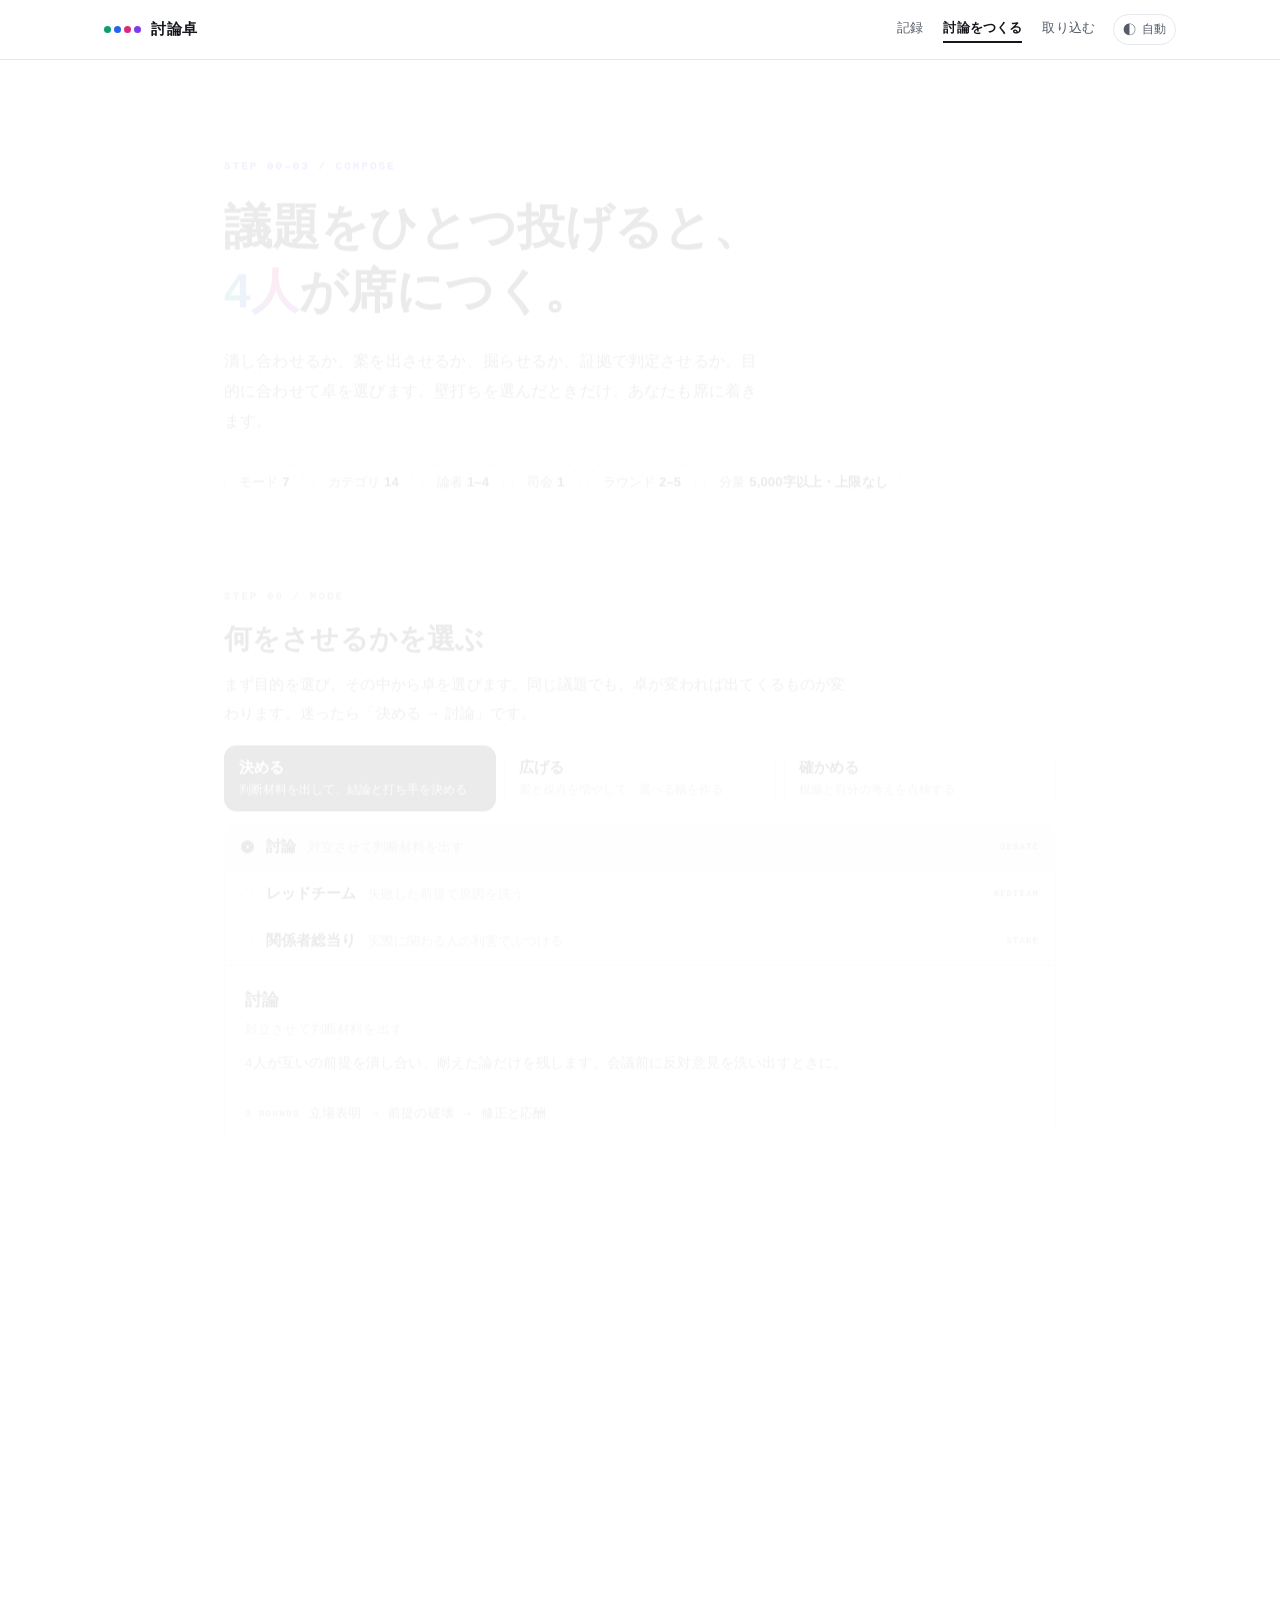
<file: debate-table.html>
<!DOCTYPE html>
<html lang="ja">
<head>
<meta charset="utf-8">
<meta http-equiv="refresh" content="0; url=compose.html">
<title>移動しました — 討論卓</title>
<link rel="stylesheet" href="assets/tokens.css">
<link rel="manifest" href="manifest.webmanifest">
<meta name="theme-color" media="(prefers-color-scheme: light)" content="#FFFFFF">
<meta name="theme-color" media="(prefers-color-scheme: dark)" content="#0F1115">
<link rel="icon" href="assets/icons/icon-192.png" sizes="192x192" type="image/png">
<link rel="apple-touch-icon" href="assets/icons/apple-touch-icon.png">
<meta name="apple-mobile-web-app-capable" content="yes">
<meta name="mobile-web-app-capable" content="yes">
<meta name="apple-mobile-web-app-status-bar-style" content="default">
<meta name="apple-mobile-web-app-title" content="討論卓">
<script>/* テーマ先読み：本体スクリプトより先に data-theme を当ててちらつきを防ぐ */
(function(){try{var t=localStorage.getItem("debate-app:theme");if(t==="dark"||t==="light")document.documentElement.setAttribute("data-theme",t);}catch(e){}})();
</script>
</head>
<body>
<div class="wrap">
  <section class="tight">
    <div class="empty">
      <h3>このページは compose.html に移動しました</h3>
      <p>自動で移動します。切り替わらない場合は下のリンクから開いてください。</p>
      <a class="btn btn-primary" href="compose.html">討論をつくる</a>
    </div>
  </section>
</div>
</body>
</html>
</file>
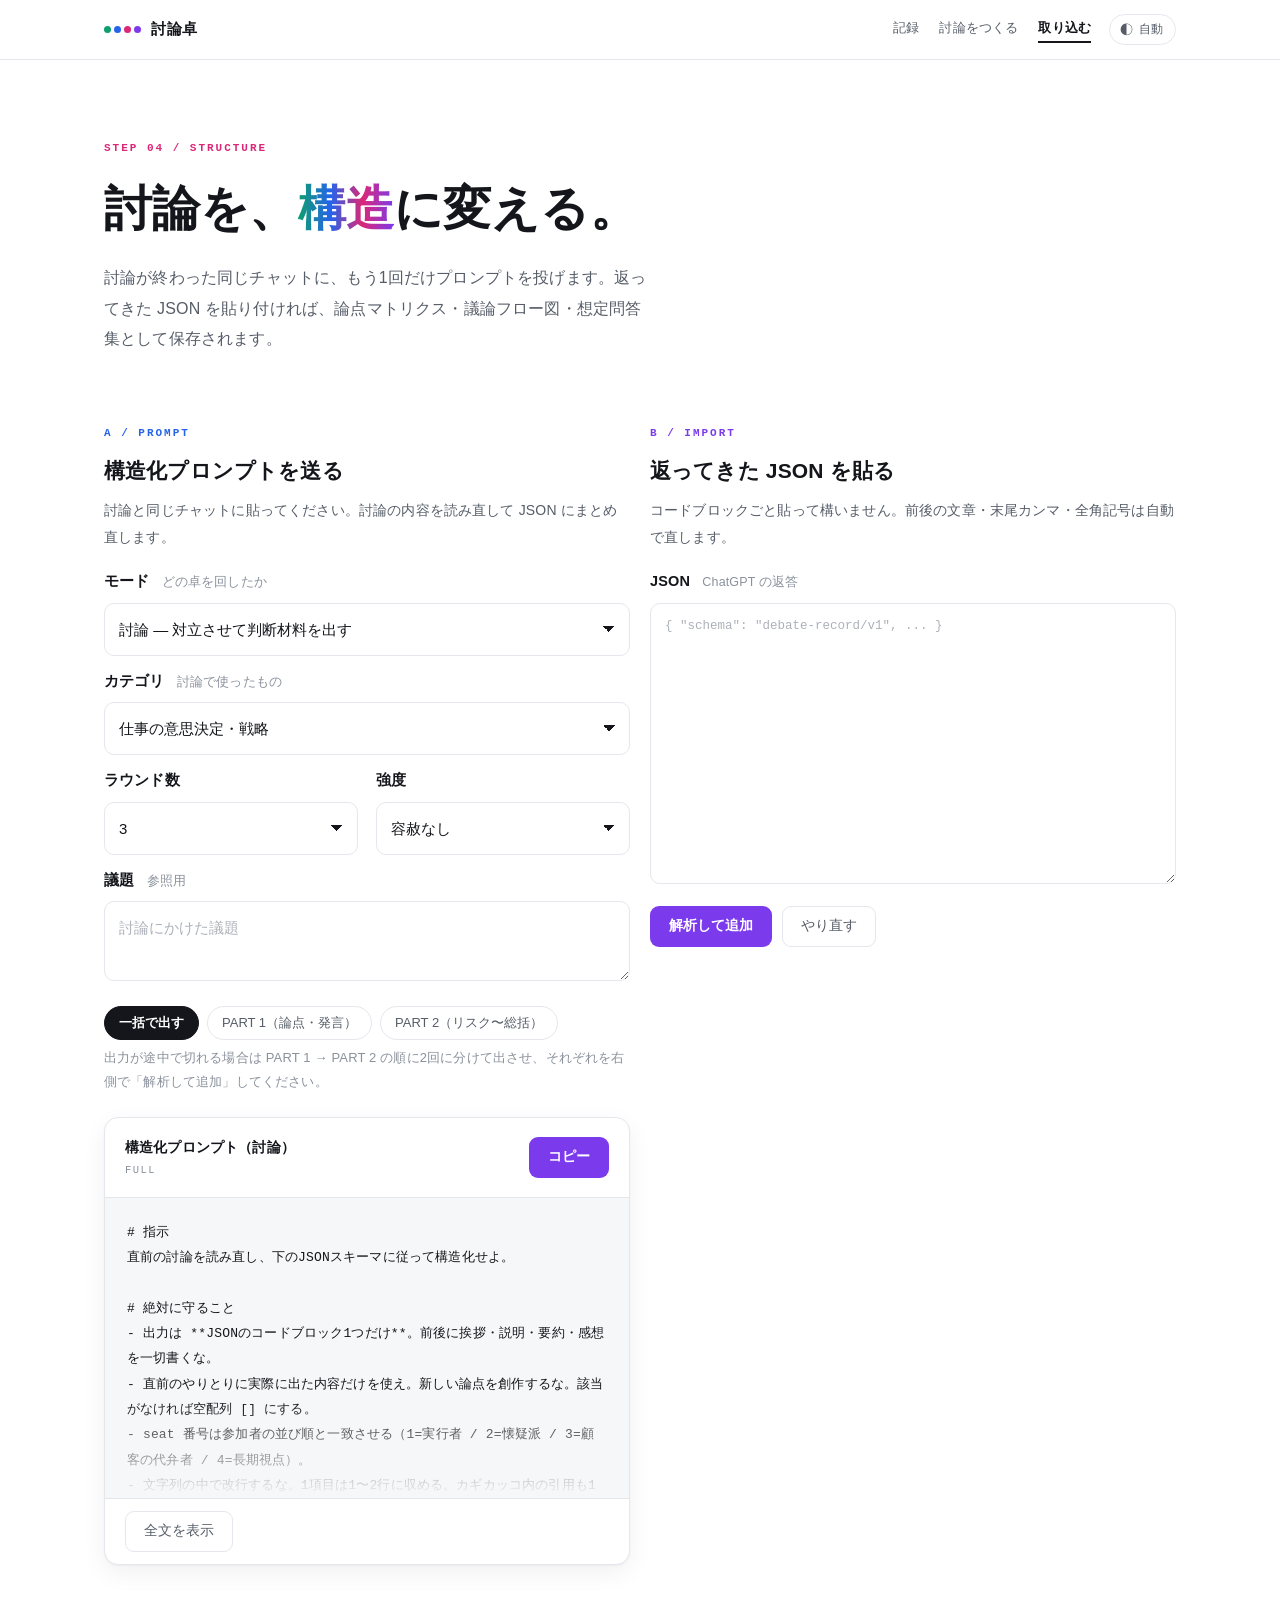
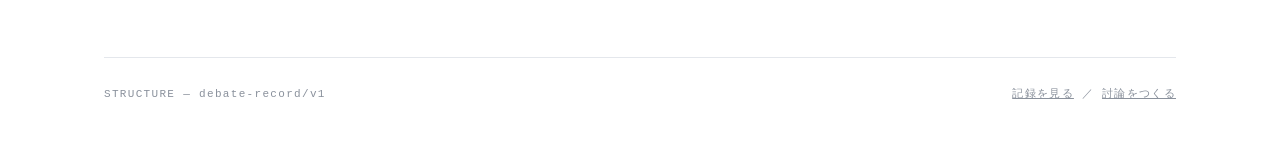
<file: import.html>
<!DOCTYPE html>
<html lang="ja">
<head>
<meta charset="utf-8">
<meta name="viewport" content="width=device-width, initial-scale=1">
<title>討論を取り込む — 討論卓</title>
<link rel="stylesheet" href="assets/tokens.css">
<link rel="manifest" href="manifest.webmanifest">
<meta name="theme-color" media="(prefers-color-scheme: light)" content="#FFFFFF">
<meta name="theme-color" media="(prefers-color-scheme: dark)" content="#0F1115">
<link rel="icon" href="assets/icons/icon-192.png" sizes="192x192" type="image/png">
<link rel="apple-touch-icon" href="assets/icons/apple-touch-icon.png">
<meta name="apple-mobile-web-app-capable" content="yes">
<meta name="mobile-web-app-capable" content="yes">
<meta name="apple-mobile-web-app-status-bar-style" content="default">
<meta name="apple-mobile-web-app-title" content="討論卓">
<script>/* テーマ先読み：本体スクリプトより先に data-theme を当ててちらつきを防ぐ */
(function(){try{var t=localStorage.getItem("debate-app:theme");if(t==="dark"||t==="light")document.documentElement.setAttribute("data-theme",t);}catch(e){}})();
</script>
<style>
  .split{display:grid;grid-template-columns:1fr 1fr;gap:20px;margin-top:26px;align-items:start}
  @media (max-width:900px){ .split{grid-template-columns:1fr} }
  .modes{display:flex;gap:8px;flex-wrap:wrap;margin-top:14px}
  .modes button{appearance:none;cursor:pointer;background:var(--card);color:var(--ink-2);
    border:1px solid var(--line);border-radius:999px;padding:7px 14px;font-family:var(--sans);
    font-size:13px;transition:all .18s}
  .modes button[aria-pressed="true"]{background:var(--c5);border-color:var(--c5);color:var(--on-c5);font-weight:700}
  .preview{display:grid;grid-template-columns:repeat(auto-fit,minmax(96px,1fr));gap:8px;margin-top:16px}
  .pv{background:var(--surface);border:1px solid var(--line);border-radius:10px;padding:10px 12px;text-align:center}
  .pv .k{font-family:var(--mono);font-size:9.5px;letter-spacing:.1em;color:var(--ink-3);font-weight:700}
  .pv .v{font-size:20px;font-weight:700;line-height:1.4}
  .pv.zero .v{color:var(--ink-3)}
  #paste{min-height:260px}
</style>
</head>
<body>

<div class="wrap-wide">

<header class="reveal">
  <div class="eyebrow e3">Step 04 / Structure</div>
  <h1>討論を、<em>構造</em>に変える。</h1>
  <p class="lede">討論が終わった同じチャットに、もう1回だけプロンプトを投げます。返ってきた JSON を貼り付ければ、論点マトリクス・議論フロー図・想定問答集として保存されます。</p>
</header>

<div id="topNotice"></div>

<div class="split">

  <!-- 左：構造化プロンプト -->
  <section class="reveal" style="padding-top:34px">
    <div class="eyebrow e2">A / Prompt</div>
    <h2 style="font-size:21px">構造化プロンプトを送る</h2>
    <p class="sub" style="font-size:14px">討論と同じチャットに貼ってください。討論の内容を読み直して JSON にまとめ直します。</p>

    <div class="form" style="margin-top:18px;gap:12px">
      <div class="field">
        <label for="i-mode">モード <span>どの卓を回したか</span></label>
        <select id="i-mode"></select>
      </div>
      <div class="field">
        <label for="i-cat">カテゴリ <span>討論で使ったもの</span></label>
        <select id="i-cat"></select>
      </div>
      <div class="two">
        <div class="field">
          <label for="i-rounds">ラウンド数</label>
          <select id="i-rounds">
            <option value="2">2</option><option value="3">3</option>
            <option value="4">4</option><option value="5">5</option>
          </select>
        </div>
        <div class="field">
          <label for="i-tone">強度</label>
          <select id="i-tone">
            <option value="0">建設的</option><option value="1">厳しめ</option><option value="2">容赦なし</option>
          </select>
        </div>
      </div>
      <div class="field">
        <label for="i-topic">議題 <span>参照用</span></label>
        <textarea id="i-topic" rows="2" placeholder="討論にかけた議題"></textarea>
      </div>
    </div>

    <div class="modes" role="group" aria-label="出力モード">
      <button type="button" id="m-full" aria-pressed="true">一括で出す</button>
      <button type="button" id="m-p1" aria-pressed="false">PART 1（論点・発言）</button>
      <button type="button" id="m-p2" aria-pressed="false">PART 2（リスク〜総括）</button>
    </div>
    <p class="hint">出力が途中で切れる場合は PART 1 → PART 2 の順に2回に分けて出させ、それぞれを右側で「解析して追加」してください。</p>

    <div class="card">
      <div class="card-bar">
        <div class="t"><span id="pTitle">構造化プロンプト</span><small id="pMeta">FULL</small></div>
        <button class="btn btn-primary" id="copyStruct">コピー</button>
      </div>
      <div class="pre-wrap">
        <pre id="structPrompt"></pre>
        <div class="veil"></div>
      </div>
      <div class="card-foot">
        <button class="btn btn-ghost" id="toggleStruct">全文を表示</button>
      </div>
    </div>
  </section>

  <!-- 右：貼り付け -->
  <section class="reveal" style="padding-top:34px">
    <div class="eyebrow e4">B / Import</div>
    <h2 style="font-size:21px">返ってきた JSON を貼る</h2>
    <p class="sub" style="font-size:14px">コードブロックごと貼って構いません。前後の文章・末尾カンマ・全角記号は自動で直します。</p>

    <div class="field" style="margin-top:18px">
      <label for="paste">JSON <span>ChatGPT の返答</span></label>
      <textarea id="paste" class="mono" rows="12" placeholder='{ "schema": "debate-record/v1", ... }'></textarea>
    </div>
    <div class="toolbar" style="margin-top:12px">
      <button class="btn btn-primary" id="parseBtn">解析して追加</button>
      <button class="btn btn-ghost" id="resetBtn">やり直す</button>
    </div>

    <div id="result"></div>

    <div id="saveBox" style="display:none">
      <div class="preview" id="preview"></div>
      <div class="form" style="margin-top:18px;gap:12px">
        <div class="field">
          <label for="i-title">タイトル <span>記録一覧に表示されます</span></label>
          <input type="text" id="i-title" placeholder="この討論の名前">
        </div>
        <div class="field">
          <label for="i-tags">タグ <span>カンマ区切り・横断検索に使います</span></label>
          <input type="text" id="i-tags" placeholder="青年会, 行事, 予算">
        </div>
      </div>
      <div class="toolbar">
        <button class="btn btn-primary" id="saveBtn">この内容で保存する</button>
      </div>
    </div>
  </section>
</div>

<footer>
  <span>STRUCTURE — debate-record/v1</span>
  <span><a href="index.html">記録を見る</a> ／ <a href="compose.html">討論をつくる</a></span>
</footer>
</div>

<script src="assets/catalog.js"></script>
<script src="assets/schema.js"></script>
<script src="assets/prompt.js"></script>
<script src="assets/store.js"></script>
<script src="assets/ui.js"></script>
<script>
(function(){
"use strict";
var DA = window.DA, $ = DA.$;
var CATS = DA.CATS;

var mode = "full";
var pending = null;          // 解析済みの生オブジェクト（PART 併合用）
var editingId = DA.param("id") || "";

/* ---------- モード select ---------- */
(function fillModes(){
  var sel = $("i-mode");
  DA.MODES.forEach(function(m){
    sel.appendChild(DA.el("option", { value:m.key, text:m.label + " — " + m.short }));
  });
})();

/* ---------- カテゴリ select ---------- */
(function fillCats(){
  var sel = $("i-cat");
  DA.GROUPS.forEach(function(g){
    var og = document.createElement("optgroup");
    og.label = g.name;
    g.items.forEach(function(it){
      og.appendChild(DA.el("option", { value:it.label, text:it.label }));
    });
    sel.appendChild(og);
  });
})();

function state(){
  var cat = DA.findCat($("i-cat").value) || CATS[0];
  var key = $("i-mode").value || "debate";
  /* 席をユーザーが指定するモードでは、compose 画面で入れた席を引き継ぐ */
  var seats = DA.findMode(key).custom ? DA.store.loadDraft().seats : null;
  return {
    mode: key,
    cat: cat,
    rounds: parseInt($("i-rounds").value,10),
    toneIdx: parseInt($("i-tone").value,10),
    seats: seats,
    input: { topic: $("i-topic").value }
  };
}

function refreshPrompt(){
  var st = state();
  $("structPrompt").textContent = DA.buildStructurePrompt(st, mode);
  $("pTitle").textContent = "構造化プロンプト（" + DA.findMode(st.mode).label + "）";
  $("pMeta").textContent = mode === "full" ? "FULL" : (mode === "p1" ? "PART 1 / 2" : "PART 2 / 2");
  var prev = DA.store.loadDraft();
  DA.store.saveDraft({
    mode: st.mode,
    catLabel: st.cat.label, rounds: st.rounds, toneIdx: st.toneIdx,
    seats: prev.seats,
    input: Object.assign(prev.input || {}, { topic: st.input.topic })
  });
}

["i-mode","i-cat","i-rounds","i-tone","i-topic"].forEach(function(id){
  $(id).addEventListener("input", refreshPrompt);
  $(id).addEventListener("change", refreshPrompt);
});

[["m-full","full"],["m-p1","p1"],["m-p2","p2"]].forEach(function(p){
  $(p[0]).addEventListener("click", function(){
    mode = p[1];
    ["m-full","m-p1","m-p2"].forEach(function(id){
      $(id).setAttribute("aria-pressed", id === p[0] ? "true" : "false");
    });
    refreshPrompt();
  });
});

DA.bindCopy($("copyStruct"), function(){ return DA.buildStructurePrompt(state(), mode); });
$("toggleStruct").addEventListener("click", function(){
  var open = $("structPrompt").classList.toggle("open");
  $("toggleStruct").textContent = open ? "折りたたむ" : "全文を表示";
});

/* ---------- 解析 ---------- */
function renderPreview(rec){
  var s = DA.stat(rec);
  var rows = [
    ["ISSUES", s.issues], ["MOVES", s.moves], ["RISKS", s.risks],
    ["IDEAS", s.ideas], ["OBJECTIONS", s.objections], ["TASKS", s.tasksAll]
  ];
  var box = $("preview"); box.innerHTML = "";
  rows.forEach(function(r){
    box.appendChild(DA.el("div.pv" + (r[1] ? "" : ".zero"), null, [
      DA.el("div.k", { text:r[0] }),
      DA.el("div.v", { text:String(r[1]) })
    ]));
  });
}

$("parseBtn").addEventListener("click", function(){
  var text = $("paste").value;
  var obj;
  try{
    obj = DA.repairJson(text);
  }catch(err){
    DA.notice($("result"), "err", "<b>読み込めませんでした</b><br>" + DA.esc(err.message));
    $("saveBox").style.display = "none";
    return;
  }

  pending = pending ? DA.mergeParts(pending, obj) : obj;

  var st = state();
  var rec = DA.normalize(pending, {
    mode: st.mode,
    category: st.cat.label,
    rounds: st.rounds,
    tone: (DA.TONES[st.toneIdx] || {}).label || "",
    _input: Object.assign({ topic:"", goal:"", context:"", limit:"", data:"" },
                          DA.store.loadDraft().input || {}, { topic: st.input.topic }),
    _id: editingId || undefined
  });

  var warns = DA.validate(rec);
  var html = "<b>読み込みました。</b>論点 " + rec.issues.length + " 件／発言 " + rec.moves.length +
             " 件／想定問答 " + rec.objections.length + " 件";
  if(warns.length){
    html += "<br>次の点を確認してください：<ul>" +
      warns.map(function(w){ return "<li>" + DA.esc(w) + "</li>"; }).join("") + "</ul>";
    DA.notice($("result"), "warn", html);
  }else{
    DA.notice($("result"), "ok", html);
  }

  $("i-title").value = rec.meta.title;
  $("i-tags").value = rec.meta.tags.join(", ");
  renderPreview(rec);
  $("saveBox").style.display = "block";
  $("saveBox").scrollIntoView({ behavior:"smooth", block:"nearest" });
});

$("resetBtn").addEventListener("click", function(){
  pending = null;
  $("paste").value = "";
  $("result").innerHTML = "";
  $("saveBox").style.display = "none";
});

$("saveBtn").addEventListener("click", function(){
  if(!pending) return;
  var st = state();
  var rec = DA.normalize(pending, {
    mode: st.mode,
    category: st.cat.label, rounds: st.rounds,
    tone: (DA.TONES[st.toneIdx] || {}).label || "",
    _input: Object.assign({ topic:"", goal:"", context:"", limit:"", data:"" },
                          DA.store.loadDraft().input || {}, { topic: st.input.topic }),
    _id: editingId || undefined
  });
  rec.meta.title = ($("i-title").value || "").trim() || rec.meta.title;
  rec.meta.tags = ($("i-tags").value || "").split(/[,、]/).map(function(s){ return s.trim(); }).filter(Boolean);

  try{
    DA.store.save(rec);
  }catch(err){
    DA.notice($("result"), "err", DA.esc(err.message));
    return;
  }
  location.href = "record.html?id=" + encodeURIComponent(rec._id);
});

/* ---------- 初期化 ---------- */
(function init(){
  var d = DA.store.loadDraft();
  if(d){
    if(d.mode) $("i-mode").value = d.mode;
    if(d.catLabel) $("i-cat").value = d.catLabel;
    if(d.rounds) $("i-rounds").value = String(d.rounds);
    if(typeof d.toneIdx === "number") $("i-tone").value = String(d.toneIdx);
    if(d.input && d.input.topic) $("i-topic").value = d.input.topic;
  }
  if(!$("i-cat").value) $("i-cat").value = CATS[0].label;

  if(editingId){
    var old = DA.store.get(editingId);
    if(old){
      $("i-mode").value = old.meta.mode || "debate";
      $("i-cat").value = old.meta.category || $("i-cat").value;
      $("i-rounds").value = String(old.meta.rounds || 3);
      $("i-topic").value = (old._input && old._input.topic) || "";
      DA.notice($("topNotice"), "warn",
        "<b>既存の記録を上書きします：</b>" + DA.esc(old.meta.title) +
        "<br>新しい記録として保存したい場合は <a href=\"import.html\">こちら</a> から開き直してください。");
    }
  }
  refreshPrompt();
  DA.boot("import");
})();
})();
</script>
<script src="assets/pwa.js"></script>
</body>
</html>
</file>
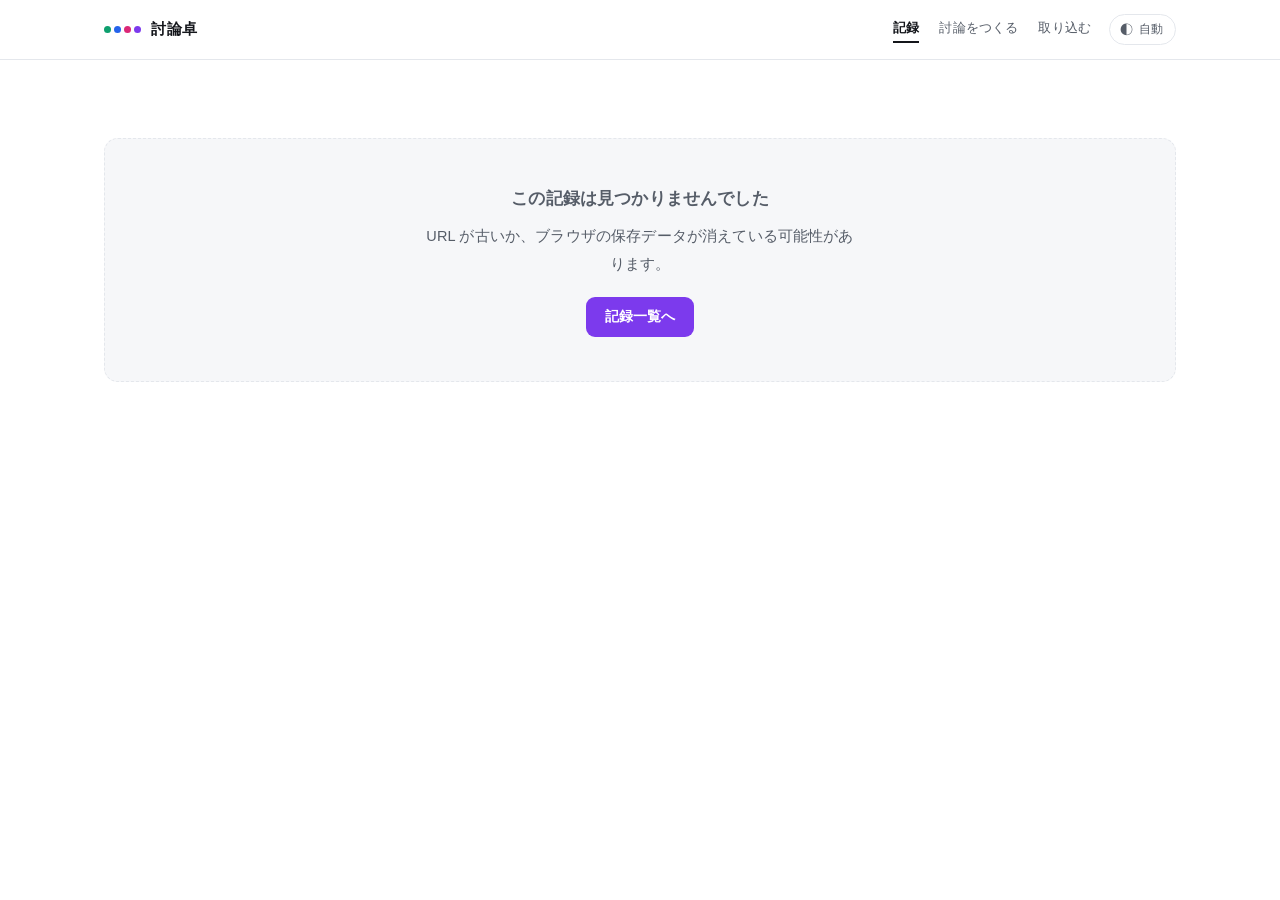
<file: record.html>
<!DOCTYPE html>
<html lang="ja">
<head>
<meta charset="utf-8">
<meta name="viewport" content="width=device-width, initial-scale=1">
<title>討論の記録 — 討論卓</title>
<link rel="stylesheet" href="assets/tokens.css">
<link rel="manifest" href="manifest.webmanifest">
<meta name="theme-color" media="(prefers-color-scheme: light)" content="#FFFFFF">
<meta name="theme-color" media="(prefers-color-scheme: dark)" content="#0F1115">
<link rel="icon" href="assets/icons/icon-192.png" sizes="192x192" type="image/png">
<link rel="apple-touch-icon" href="assets/icons/apple-touch-icon.png">
<meta name="apple-mobile-web-app-capable" content="yes">
<meta name="mobile-web-app-capable" content="yes">
<meta name="apple-mobile-web-app-status-bar-style" content="default">
<meta name="apple-mobile-web-app-title" content="討論卓">
<script>/* テーマ先読み：本体スクリプトより先に data-theme を当ててちらつきを防ぐ */
(function(){try{var t=localStorage.getItem("debate-app:theme");if(t==="dark"||t==="light")document.documentElement.setAttribute("data-theme",t);}catch(e){}})();
</script>
<style>
  .rec-head{padding:56px 0 0}
  .rec-head .meta{font-family:var(--mono);font-size:11px;letter-spacing:.14em;color:var(--ink-3);
    display:flex;gap:12px;flex-wrap:wrap;align-items:center}
  .rec-head h1{font-size:clamp(25px,4vw,36px);margin:14px 0 0}
  .rec-head .topic{margin:16px 0 0;color:var(--ink-2);font-size:15px;line-height:1.85;max-width:44em;
    border-left:3px solid var(--line);padding-left:16px}
  .jump{display:flex;gap:8px;flex-wrap:wrap;margin-top:24px}
  .jump a{background:var(--surface);border:1px solid var(--line);border-radius:999px;padding:6px 14px;
    font-size:12.5px;color:var(--ink-2);text-decoration:none;transition:all .18s}
  .jump a:hover{border-color:var(--c4);color:var(--c4)}
  .acts{display:flex;gap:10px;flex-wrap:wrap;margin-top:22px}
  .sec-head{display:flex;align-items:baseline;justify-content:space-between;gap:16px;flex-wrap:wrap}
  .filterbar{display:flex;gap:10px;align-items:center;margin-top:16px;flex-wrap:wrap}
  .filterbar select{font-family:var(--sans);font-size:13.5px;border:1px solid var(--line);
    border-radius:9px;padding:7px 12px;background:var(--card);color:var(--ink)}
  .deep{margin-top:8px}
  #deepBox{display:none}
  .picks{display:grid;grid-template-columns:repeat(auto-fill,minmax(260px,1fr));gap:8px;margin-top:14px}
  .pick{display:flex;gap:9px;align-items:flex-start;background:var(--surface);border:1px solid var(--line);
    border-radius:10px;padding:10px 12px;cursor:pointer;transition:all .16s}
  .pick:hover{border-color:var(--c4)}
  .pick input{margin-top:3px;flex:0 0 auto}
  .pick .lb{font-size:13.5px;line-height:1.5}
  .pick .mt{display:block;font-size:11.5px;color:var(--ink-3);margin-top:3px;line-height:1.6}
  .pick.done .lb{color:var(--ink-3)}
  .nextbar{display:flex;gap:12px;flex-wrap:wrap;align-items:flex-end;margin-top:18px}
  .nextbar .field{margin:0}
  .nextbar select{font-family:var(--sans);font-size:13.5px;border:1px solid var(--line);
    border-radius:9px;padding:8px 12px;background:var(--card);color:var(--ink)}
  .tabs2{display:flex;gap:8px;flex-wrap:wrap;margin-top:16px}
  .tabs2 button{appearance:none;cursor:pointer;background:var(--card);color:var(--ink-2);
    border:1px solid var(--line);border-radius:999px;padding:7px 14px;font-family:var(--sans);
    font-size:13px;transition:all .18s}
  .tabs2 button[aria-pressed="true"]{background:var(--c5);border-color:var(--c5);color:var(--on-c5);font-weight:700}
  .sess{border-left:3px solid var(--c5);padding:2px 0 2px 14px;margin:14px 0}
  .sess .k{font-family:var(--mono);font-size:10px;letter-spacing:.12em;color:var(--ink-3);font-weight:700}
  .sess p{margin:4px 0 0;font-size:13.5px;line-height:1.75;color:var(--ink-2)}
  #nextPaste{min-height:150px;margin-top:8px}
</style>
</head>
<body>

<div class="wrap-wide">

<div id="notFound" style="display:none">
  <section class="tight">
    <div class="empty">
      <h3>この記録は見つかりませんでした</h3>
      <p>URL が古いか、ブラウザの保存データが消えている可能性があります。</p>
      <a class="btn btn-primary" href="index.html">記録一覧へ</a>
    </div>
  </section>
</div>

<div id="main" style="display:none">

<header class="rec-head">
  <div class="meta" id="recMeta"></div>
  <h1 id="recTitle"></h1>
  <p class="topic" id="recTopic"></p>
  <div class="tagrow" id="recTags"></div>
  <div class="jump no-print">
    <a href="#m-matrix">論点マトリクス</a>
    <a href="#m-flow">議論フロー</a>
    <a href="#m-quad">リスク・アイデア</a>
    <a href="#m-lists">決定・タスク</a>
    <a href="#m-next">続きを詰める</a>
    <a href="#m-qa">想定問答集</a>
    <a href="#m-sum">総括</a>
  </div>
  <div class="acts no-print">
    <button class="btn btn-primary" id="printQA">想定問答集を印刷</button>
    <button class="btn btn-ghost" id="copyMd">Markdown をコピー</button>
    <button class="btn btn-ghost" id="dlMd">.md で保存</button>
    <button class="btn btn-ghost" id="dlJson">JSON で保存</button>
    <a class="btn btn-ghost" id="reimport" href="#">取り込み直す</a>
    <button class="btn btn-danger" id="delBtn">削除</button>
  </div>
</header>

<section id="m-matrix" class="tight no-print">
  <div class="sec-head">
    <div>
      <div class="eyebrow e1">01 / Stance</div>
      <h2>誰が、どの論点で、どちら側か</h2>
    </div>
  </div>
  <p class="sub">重要度の高い論点から並んでいます。丸をクリックすると、その論者の主張と根拠が出ます。</p>
  <div id="matrix"></div>
</section>

<section id="m-flow" class="tight no-print">
  <div class="eyebrow e2">02 / Flow</div>
  <h2>議論はどう動いたか</h2>
  <p class="sub">横がラウンド、縦が論者。赤い破線は「誰が誰の前提を潰したか」です。ノードをクリックすると発言の要点が出ます。</p>
  <div class="filterbar">
    <label for="flowFilter" style="font-size:13px;color:var(--ink-3)">論点で絞る</label>
    <select id="flowFilter"></select>
  </div>
  <div id="flow"></div>
</section>

<section id="m-quad" class="tight no-print">
  <div class="eyebrow e3">03 / Risk &amp; Idea</div>
  <h2>リスクとアイデアの置き場所</h2>
  <p class="sub">右上ほど先に手を打つべきものです。番号は下の一覧と対応します。</p>
  <div class="quads">
    <div class="quad">
      <h3>リスク</h3>
      <p class="qsub">起こりやすさ × 影響</p>
      <div id="qRisk"></div>
    </div>
    <div class="quad">
      <h3>アイデア</h3>
      <p class="qsub">効果 × 労力（左上＝少ない労力で効く）</p>
      <div id="qIdea"></div>
    </div>
  </div>
</section>

<section id="m-lists" class="tight no-print">
  <div class="eyebrow e4">04 / Output</div>
  <h2>決まったこと、残ったこと</h2>
  <p class="sub">タスクのチェックはこの端末に保存されます。未解決の論点は、そのまま続きの討論プロンプトを作れます。</p>
  <div class="lists">
    <div class="listcard">
      <h3>決定事項 <span class="badge" id="cDec">0</span></h3>
      <div id="decList"></div>
    </div>
    <div class="listcard">
      <h3>タスク <span class="badge" id="cTask">0</span></h3>
      <div id="taskList"></div>
    </div>
    <div class="listcard">
      <h3>未解決の論点 <span class="badge b-conflict" id="cOpen">0</span></h3>
      <div id="openList"></div>
    </div>
  </div>
</section>

<section id="m-next" class="tight no-print">
  <div class="eyebrow e5">05 / Continue</div>
  <h2>まだ決まっていないことを、続けて詰める</h2>
  <p class="sub">残った項目を選び、続きのプロンプトを出します。返ってきた議論を構造化して貼れば、<b>この記録に追記されます</b>（新しい記録は増えません）。</p>

  <div id="sessBox"></div>

  <h3 style="margin:26px 0 0;font-size:15px">① 今回詰める項目を選ぶ</h3>
  <div class="picks" id="nextIssues"></div>

  <div class="nextbar">
    <div class="field">
      <label for="nextKind">続きのやり方</label>
      <select id="nextKind"></select>
    </div>
    <div class="field">
      <label for="nextRounds">ラウンド数</label>
      <select id="nextRounds">
        <option value="2" selected>2</option><option value="3">3</option><option value="4">4</option>
      </select>
    </div>
  </div>
  <div class="field" style="margin-top:12px">
    <label for="nextExtra">今回の追加条件 <span>任意。会議で言われたこと・新しく分かった事実など</span></label>
    <textarea id="nextExtra" rows="2" placeholder="例：予算は据え置きのまま、日程だけ動かせることが分かった"></textarea>
  </div>

  <h3 style="margin:26px 0 0;font-size:15px">② プロンプトを送る</h3>
  <div class="tabs2" role="group" aria-label="プロンプトの種類">
    <button type="button" id="np-run" aria-pressed="true">続きの議論をさせる</button>
    <button type="button" id="np-struct" aria-pressed="false">結果を追記用 JSON にする</button>
  </div>
  <div class="card">
    <div class="card-bar">
      <div class="t"><span id="nextTitle">続きのプロンプト</span><small id="nextMeta"></small></div>
      <button class="btn btn-primary" id="copyNext">コピー</button>
    </div>
    <div class="pre-wrap">
      <pre id="nextPrompt"></pre>
      <div class="veil"></div>
    </div>
    <div class="card-foot">
      <button class="btn btn-ghost" id="toggleNext">全文を表示</button>
      <span class="hint">①で議論させ、同じチャットに②を投げると追記用の JSON が返ります。</span>
    </div>
  </div>

  <h3 style="margin:26px 0 0;font-size:15px">③ 返ってきた JSON を貼って追記する</h3>
  <div class="field">
    <textarea id="nextPaste" class="mono" rows="8" placeholder='{ "schema": "debate-followup/v1", ... }'></textarea>
  </div>
  <div class="toolbar" style="margin-top:10px">
    <button class="btn btn-primary" id="applyNext">この記録に追加する</button>
    <button class="btn btn-ghost" id="clearNext">貼り付けを消す</button>
  </div>
  <div id="nextResult"></div>
</section>

<section id="m-qa" class="tight">
  <div class="eyebrow e3">06 / Q&amp;A</div>
  <h2>会議で出そうな意見と、その返し</h2>
  <p class="sub no-print">これが会議に持ち込む1枚です。印刷するとこのセクションだけが紙面に出ます。</p>
  <div class="print-only" id="printHead"></div>
  <div id="qa"></div>
</section>

<section id="m-sum" class="tight no-print">
  <div class="eyebrow e1">07 / Verdict</div>
  <h2>司会の総括</h2>
  <div class="summary-box" id="summary"></div>
</section>

<footer class="no-print">
  <span id="footMeta"></span>
  <span><a href="index.html">記録一覧</a> ／ <a href="compose.html">討論をつくる</a></span>
</footer>
</div>
</div>

<script src="assets/catalog.js"></script>
<script src="assets/schema.js"></script>
<script src="assets/prompt.js"></script>
<script src="assets/store.js"></script>
<script src="assets/ui.js"></script>
<script src="assets/charts.js"></script>
<script src="assets/qa.js"></script>
<script>
(function(){
"use strict";
var DA = window.DA, $ = DA.$;

var id = DA.param("id");
var rec = id ? DA.store.get(id) : null;

if(!rec){
  $("notFound").style.display = "block";
  DA.boot("index");
  return;
}
$("main").style.display = "block";
document.title = rec.meta.title + " — 討論卓";

/* ---------- ヘッダ ---------- */
(function head(){
  var m = $("recMeta");
  m.appendChild(DA.el("span", { text: DA.fmtDate(rec.meta.date) }));
  m.appendChild(DA.el("span", { text: DA.findMode(rec.meta.mode).tag }));
  if(rec.meta.category) m.appendChild(DA.el("span", { text: rec.meta.category }));
  m.appendChild(DA.el("span", { text: rec.meta.rounds + " ROUNDS" }));
  if(rec.meta.tone) m.appendChild(DA.el("span", { text: rec.meta.tone }));
  if(rec._sessions.length) m.appendChild(DA.el("span", { text:"続き " + rec._sessions.length + " 回" }));

  $("recTitle").textContent = rec.meta.title;
  var topic = (rec._input && rec._input.topic) || "";
  if(topic) $("recTopic").textContent = topic;
  else $("recTopic").style.display = "none";

  var tg = $("recTags");
  rec.meta.tags.forEach(function(t){ tg.appendChild(DA.el("span.tag", { text:t })); });

  $("reimport").href = "import.html?id=" + encodeURIComponent(rec._id);
  $("footMeta").textContent = "RECORD " + rec._id + " — " + DA.SCHEMA_VERSION;

  var ph = $("printHead");
  ph.appendChild(DA.el("h1", { style:"font-size:18pt;margin:0 0 6pt", text: rec.meta.title }));
  if(topic) ph.appendChild(DA.el("p", { style:"margin:0 0 10pt;font-size:10pt", text: topic }));
})();

/* ---------- 操作 ---------- */
$("printQA").addEventListener("click", function(){ window.print(); });
DA.bindCopy($("copyMd"), function(){ return DA.recordMarkdown(rec); });
$("dlMd").addEventListener("click", function(){
  DA.download(DA.safeName(rec.meta.title) + ".md", DA.recordMarkdown(rec), "text/markdown");
});
$("dlJson").addEventListener("click", function(){
  DA.download(DA.safeName(rec.meta.title) + ".json", JSON.stringify(rec, null, 2), "application/json");
});
(function del(){
  var b = $("delBtn"), armed = false, t = null;
  b.addEventListener("click", function(){
    if(!armed){
      armed = true;
      b.textContent = "もう一度押すと削除";
      t = setTimeout(function(){ armed = false; b.textContent = "削除"; }, 4000);
      return;
    }
    clearTimeout(t);
    DA.store.remove(rec._id);
    location.href = "index.html";
  });
})();

/* ---------- ①②③ 可視化 ----------
   色は CSS 変数から読むので、テーマが変わったら描き直す */
(function flowFilterOptions(){
  var sel = $("flowFilter");
  sel.appendChild(DA.el("option", { value:"", text:"すべての論点" }));
  rec.issues.forEach(function(i){
    sel.appendChild(DA.el("option", { value:i.id, text:i.label }));
  });
  sel.addEventListener("change", function(){
    if($("flow").__applyFilter) $("flow").__applyFilter(sel.value);
  });
})();

function paintCharts(){
  DA.renderStanceMatrix($("matrix"), rec);

  DA.renderFlowDiagram($("flow"), rec);
  var f = $("flowFilter").value;
  if(f && $("flow").__applyFilter) $("flow").__applyFilter(f);

  DA.renderQuadrant($("qRisk"), {
    accent: DA.cssVar("--danger"),
    xAxis: "起こりやすさ", yAxis: "影響",
    zones: { tr:"最優先で潰す", tl:"備えだけ用意", bl:"様子見" },
    aria: "リスクの分布",
    emptyText: "リスクは記録されていません。",
    items: rec.risks.map(function(r){
      return { text:r.text, x:r.likelihood, y:r.impact, note: r.mitigation ? "対策：" + r.mitigation : "",
               by: r.raised_by ? DA.seatName(rec, r.raised_by) : "" };
    })
  });
  DA.renderQuadrant($("qIdea"), {
    accent: DA.cssVar("--c4"),
    xAxis: "労力", yAxis: "効果",
    zones: { tr:"大勝負", tl:"まずここから", bl:"余力があれば" },
    aria: "アイデアの分布",
    emptyText: "アイデアは記録されていません。",
    items: rec.ideas.map(function(i){
      return { text:i.text, x:i.effort, y:i.impact, note:"",
               by: i.raised_by ? DA.seatName(rec, i.raised_by) : "" };
    })
  });
}
paintCharts();
DA.onTheme(function(){ DA.popover.hide(); paintCharts(); });

/* ---------- ④ リスト ---------- */
function listInto(host, items, render){
  host.innerHTML = "";
  if(!items.length){
    host.appendChild(DA.el("div.none", { text:"該当なし" }));
    return;
  }
  var ul = DA.el("ul");
  items.forEach(function(it, i){ ul.appendChild(render(it, i)); });
  host.appendChild(ul);
}

listInto($("decList"), rec.decisions, function(d){
  return DA.el("li", null, [
    document.createTextNode(d.text),
    DA.el("small", { text:(d.rationale ? "理由：" + d.rationale + "　" : "") + "確度 " + d.confidence })
  ]);
});
$("cDec").textContent = String(rec.decisions.length);

function renderTasks(){
  listInto($("taskList"), rec.tasks, function(t, i){
    var cb = DA.el("input", { type:"checkbox" });
    cb.checked = !!t.done;
    cb.addEventListener("change", function(){
      rec.tasks[i].done = cb.checked;
      try{ DA.store.save(rec); }catch(e){}
      renderTasks();
    });
    var sub = [t.owner ? "担当：" + t.owner : "", t.due ? "期限：" + t.due : "",
               t.blocked_by ? "待ち：" + t.blocked_by : ""].filter(Boolean).join("　");
    return DA.el("li", null, [
      DA.el("div.task" + (t.done ? ".done" : ""), null, [
        cb,
        DA.el("div", null, [ document.createTextNode(t.text), sub ? DA.el("small", { text:sub }) : null ])
      ])
    ]);
  });
  var open = rec.tasks.filter(function(t){ return !t.done; }).length;
  $("cTask").textContent = open + " / " + rec.tasks.length;
}
renderTasks();

/* 未解決の論点 */
var openIssues = rec.issues.filter(function(i){ return i.status !== "合意"; })
  .sort(function(a,b){ return b.importance - a.importance; });
$("cOpen").textContent = String(openIssues.length);

listInto($("openList"), openIssues, function(iss){
  var btn = DA.el("button.btn.btn-ghost.btn-sm.deep", { type:"button", text:"この項目で続きをつくる" });
  btn.addEventListener("click", function(){ pickOnly(iss.id); });
  return DA.el("li", null, [
    document.createTextNode(iss.label),
    iss.unresolved ? DA.el("small", { text: iss.unresolved }) : null,
    iss.resolution ? DA.el("small", { text:"到達点：" + iss.resolution }) : null,
    btn
  ]);
});

/* ---------- ⑤ 続きの議論 ---------- */
var picked = {};        // issueId → true
var npMode = "run";     // run | struct

/* 続きの履歴 */
(function sessions(){
  var box = $("sessBox");
  box.innerHTML = "";
  if(!rec._sessions.length) return;
  rec._sessions.forEach(function(s){
    var a = s.added || {};
    var counts = [
      a.issuesUpdated ? "論点更新 " + a.issuesUpdated : "",
      a.issuesAdded ? "論点追加 " + a.issuesAdded : "",
      a.moves ? "発言 " + a.moves : "",
      a.ideas ? "アイデア " + a.ideas : "",
      a.objections ? "想定問答 " + a.objections : "",
      a.tasks ? "タスク " + a.tasks : ""
    ].filter(Boolean).join("／");
    box.appendChild(DA.el("div.sess", null, [
      DA.el("div.k", { text:"続き #" + s.no + " ／ " + DA.fmtDate(s.date) + " ／ " + s.kindLabel +
                             " ／ ROUND " + s.roundFrom + "〜" + (s.roundFrom + s.rounds - 1) }),
      DA.el("p", { text: s.focus + (s.verdict ? " — " + s.verdict : "") }),
      counts ? DA.el("p", { style:"color:var(--ink-3);font-size:12.5px", text:"追記：" + counts }) : null
    ]));
  });
})();

/* 対象の選択リスト（未解決を上に、合意済みも選べる） */
(function pickers(){
  var box = $("nextIssues");
  var sorted = rec.issues.slice().sort(function(a,b){
    var ao = a.status === "合意" ? 1 : 0, bo = b.status === "合意" ? 1 : 0;
    return ao - bo || b.importance - a.importance;
  });
  sorted.forEach(function(iss){
    var cb = DA.el("input", { type:"checkbox", value:iss.id });
    cb.addEventListener("change", function(){
      if(cb.checked) picked[iss.id] = true; else delete picked[iss.id];
      refreshNext();
    });
    var note = [iss.status, "重要度" + iss.importance, iss.unresolved || iss.resolution || ""]
      .filter(Boolean).join("／");
    box.appendChild(DA.el("label.pick" + (iss.status === "合意" ? ".done" : ""), null, [
      cb,
      DA.el("span.lb", null, [
        document.createTextNode(iss.label),
        DA.el("small.mt", { text: note })
      ])
    ]));
  });
  /* 既定は未解決のうち重要度の高い上位2件 */
  openIssues.slice(0,2).forEach(function(i){ picked[i.id] = true; });
  syncChecks();
})();

function syncChecks(){
  $("nextIssues").querySelectorAll("input[type=checkbox]").forEach(function(cb){
    cb.checked = !!picked[cb.value];
  });
}
function pickOnly(id){
  picked = {};
  picked[id] = true;
  syncChecks();
  refreshNext();
  $("m-next").scrollIntoView({ behavior:"smooth", block:"start" });
}

/* 続きのやり方 */
(function fillKinds(){
  var sel = $("nextKind");
  var LABEL = { debate:"討論で詰める — 決着させる", ideate:"アイデアを出す — 打ち手を増やす",
                deep:"掘り下げる — なぜ詰まるのかを解く",
                academic:"証拠で判定する — 根拠の強さで決める",
                socratic:"壁打ちでほぐす — 1問ずつ自分で答える",
                redteam:"失敗から逆算する — 放置した場合を洗う",
                stakeholder:"関係者でぶつける — 誰が我慢するかを決める" };
  DA.MODES.forEach(function(m){
    sel.appendChild(DA.el("option", { value:m.key, text: LABEL[m.key] || m.label }));
  });
  sel.value = rec.meta.mode || "debate";
})();

function pickedIssues(){
  return rec.issues.filter(function(i){ return picked[i.id]; });
}

function nextOpts(){
  return {
    kind: $("nextKind").value,
    rounds: parseInt($("nextRounds").value,10),
    extra: ($("nextExtra").value || "").trim()
  };
}

function nextText(){
  var issues = pickedIssues();
  if(!issues.length) return "（上で項目を1つ以上選んでください）";
  var o = nextOpts();
  return npMode === "struct"
    ? DA.buildFollowupStructurePrompt(rec, issues, o)
    : DA.buildFollowupPrompt(rec, issues, o);
}

function refreshNext(){
  var issues = pickedIssues();
  var o = nextOpts();
  $("nextPrompt").textContent = nextText();
  $("nextTitle").textContent = npMode === "struct" ? "追記用 JSON の構造化プロンプト" : "続きのプロンプト";
  $("nextMeta").textContent = (npMode === "struct" ? "FOLLOWUP JSON" : DA.findMode(o.kind).tag) +
    " / " + o.rounds + " ROUNDS / 項目 " + issues.length;
}

[["np-run","run"],["np-struct","struct"]].forEach(function(p){
  $(p[0]).addEventListener("click", function(){
    npMode = p[1];
    ["np-run","np-struct"].forEach(function(id){
      $(id).setAttribute("aria-pressed", id === p[0] ? "true" : "false");
    });
    refreshNext();
  });
});
["nextKind","nextRounds","nextExtra"].forEach(function(id){
  $(id).addEventListener("input", refreshNext);
  $(id).addEventListener("change", refreshNext);
});
DA.bindCopy($("copyNext"), nextText);
$("toggleNext").addEventListener("click", function(){
  var open = $("nextPrompt").classList.toggle("open");
  $("toggleNext").textContent = open ? "折りたたむ" : "全文を表示";
});
refreshNext();

/* 追記 */
$("clearNext").addEventListener("click", function(){
  $("nextPaste").value = "";
  $("nextResult").innerHTML = "";
});
$("applyNext").addEventListener("click", function(){
  var obj, out;
  try{
    obj = DA.repairJson($("nextPaste").value);
    out = DA.applyFollowup(rec, obj);
  }catch(err){
    DA.notice($("nextResult"), "err", "<b>追記できませんでした</b><br>" + DA.esc(err.message));
    return;
  }
  try{
    DA.store.save(out.rec);
  }catch(err){
    DA.notice($("nextResult"), "err", DA.esc(err.message));
    return;
  }
  var r = out.report;
  var parts = [
    r.issuesUpdated ? "論点の更新 " + r.issuesUpdated : "",
    r.issuesAdded ? "新しい論点 " + r.issuesAdded : "",
    r.moves ? "発言 " + r.moves : "",
    r.risks ? "リスク " + r.risks : "",
    r.ideas ? "アイデア " + r.ideas : "",
    r.decisions ? "決定 " + r.decisions : "",
    r.tasks ? "タスク " + r.tasks : "",
    r.objections ? "想定問答 " + r.objections : ""
  ].filter(Boolean).join("／") || "（追加された項目はありませんでした）";
  DA.notice($("nextResult"), "ok",
    "<b>続き #" + out.session.no + " を追記しました。</b><br>" + DA.esc(parts) + "<br>画面を読み込み直します…");
  setTimeout(function(){ location.reload(); }, 900);
});

/* ---------- ⑤ 想定問答集 ---------- */
DA.renderQA($("qa"), rec);

/* ---------- ⑥ 総括 ---------- */
(function summary(){
  var s = rec.summary, box = $("summary");
  box.innerHTML = "";
  box.appendChild(DA.el("div.rec-title", { text:"RECOMMENDATION" }));
  box.appendChild(DA.el("p.rec-body", { text: s.recommendation || "（推奨案の記載がありません）" }));

  var cols = DA.el("div.cols");
  function col(title, kids){
    if(!kids || !kids.length) return;
    cols.appendChild(DA.el("div", null, [ DA.el("h4", { text:title }) ].concat(kids)));
  }
  function ul(items){
    if(!items.length) return null;
    return [ DA.el("ul", null, items.map(function(t){ return DA.el("li", { text:t }); })) ];
  }
  col("理由", ul(s.reasons));
  col("トレードオフ", s.tradeoffs.length ? s.tradeoffs.map(function(t){
    return DA.el("p.trade", null, [
      DA.el("b", { text:"得る：" + t.gain }),
      document.createTextNode(" ／ "),
      DA.el("s", { text:"失う：" + t.loss })
    ]);
  }) : null);
  col("見落とされていた視点", ul(s.blindspots));
  col("次に考えるべき問い", ul(s.next_questions));
  box.appendChild(cols);
})();

/* ダッシュボードの未解決一覧から ?issue=I1 で直接この項目を開く */
(function openFromQuery(){
  var q = DA.param("issue");
  if(!q) return;
  var hit = rec.issues.some(function(i){ return i.id === q; });
  if(hit) setTimeout(function(){ pickOnly(q); }, 200);
})();

DA.boot("index");
})();
</script>
<script src="assets/pwa.js"></script>
</body>
</html>
</file>
<file: assets/tokens.css>
/* ===========================================================
   討論卓 — 共通デザイントークンと部品
   テーマは :root のトークンだけで切り替わる。
   個別の色をハードコードしないこと（SVG も含めてトークン経由）。
   =========================================================== */
:root{
  --bg:#FFFFFF; --card:#FFFFFF; --surface:#F6F7F9;
  --veil-from:rgba(246,247,249,0);
  --nav-bg:rgba(255,255,255,.92);
  --line:#E4E7EC; --line-soft:#F1F3F6; --line-strong:#C4CAD4;
  --soft-bg:#F1F3F6;
  --ink:#14161B; --ink-2:#565D68; --ink-3:#8A919C;
  --on-accent:#FFFFFF;   /* 濃い席カラーの上に乗る文字 */
  --on-c5:#FFFFFF;       /* --c5 の上に乗る文字 */

  --c1:#0E9F6E;  --c1s:#E4F6EE;   /* 緑     SEAT 01 */
  --c2:#2563EB;  --c2s:#E8EEFE;   /* 青     SEAT 02 */
  --c3:#DB2777;  --c3s:#FCE7F1;   /* ピンク SEAT 03 */
  --c4:#7C3AED;  --c4s:#F1E9FE;   /* 紫     SEAT 04 */
  --c4-hover:#6A2BD9;
  --c5:#14161B;  --c5s:#EDEEF0;   /* 黒     司会 */

  --warn:#D97706;   --warn-s:#FEF3C7;   --warn-line:#FDE68A;   --warn-ink:#78350F;
  --danger:#DC2626; --danger-s:#FEE2E2; --danger-line:#FECACA; --danger-ink:#7F1D1D;
  --ok:#0E9F6E;     --ok-s:#E4F6EE;     --ok-line:#A7F3D0;     --ok-ink:#065F46;

  --lane-a:#FAFBFC; --lane-b:#F6F7F9;

  --radius:14px;
  --sans:"Hiragino Sans","Hiragino Kaku Gothic ProN","Yu Gothic Medium","Yu Gothic","Noto Sans JP","Segoe UI",sans-serif;
  --mono:ui-monospace,SFMono-Regular,Menlo,Consolas,monospace;
  --shadow:0 1px 2px rgba(20,22,27,.04),0 8px 24px rgba(20,22,27,.06);
  --shadow-lift:0 4px 10px rgba(20,22,27,.06),0 18px 40px rgba(20,22,27,.10);
}

/* システム設定がダークで、明示的にライトを選んでいない場合 */
@media (prefers-color-scheme: dark){
  :root:not([data-theme="light"]){
    --bg:#0F1115; --card:#1A1E25; --surface:#13161B;
    --veil-from:rgba(19,22,27,0);
    --nav-bg:rgba(15,17,21,.92);
    --line:#2A2F38; --line-soft:#222630; --line-strong:#3A4150;
    --soft-bg:#22262F;
    --ink:#E9ECF1; --ink-2:#A6AEBB; --ink-3:#78818F;
    --on-accent:#0F1115;
    --on-c5:#0F1115;

    --c1:#34C48F;  --c1s:#102A21;
    --c2:#5E8FF0;  --c2s:#141E33;
    --c3:#F2609F;  --c3s:#301527;
    --c4:#A585F7;  --c4s:#241C3B;
    --c4-hover:#B79BF9;
    --c5:#E9ECF1;  --c5s:#252A33;

    --warn:#F0B429;   --warn-s:#3A2C0E;   --warn-line:#5C4614;   --warn-ink:#FCE9B6;
    --danger:#F87171; --danger-s:#3A1D1D; --danger-line:#5C2A2A; --danger-ink:#FBD5D5;
    --ok:#34D399;     --ok-s:#0F2C22;     --ok-line:#1C4C3A;     --ok-ink:#B6F0DA;

    --lane-a:#171B22; --lane-b:#12151A;

    --shadow:0 1px 2px rgba(0,0,0,.45),0 8px 24px rgba(0,0,0,.35);
    --shadow-lift:0 4px 10px rgba(0,0,0,.45),0 18px 40px rgba(0,0,0,.5);
  }
}

/* 明示的にダークを選んだ場合（システム設定より優先） */
:root[data-theme="dark"]{
  --bg:#0F1115; --card:#1A1E25; --surface:#13161B;
  --veil-from:rgba(19,22,27,0);
  --nav-bg:rgba(15,17,21,.92);
  --line:#2A2F38; --line-soft:#222630; --line-strong:#3A4150;
  --soft-bg:#22262F;
  --ink:#E9ECF1; --ink-2:#A6AEBB; --ink-3:#78818F;
  --on-accent:#0F1115;
  --on-c5:#0F1115;

  --c1:#34C48F;  --c1s:#102A21;
  --c2:#5E8FF0;  --c2s:#141E33;
  --c3:#F2609F;  --c3s:#301527;
  --c4:#A585F7;  --c4s:#241C3B;
  --c4-hover:#B79BF9;
  --c5:#E9ECF1;  --c5s:#252A33;

  --warn:#F0B429;   --warn-s:#3A2C0E;   --warn-line:#5C4614;   --warn-ink:#FCE9B6;
  --danger:#F87171; --danger-s:#3A1D1D; --danger-line:#5C2A2A; --danger-ink:#FBD5D5;
  --ok:#34D399;     --ok-s:#0F2C22;     --ok-line:#1C4C3A;     --ok-ink:#B6F0DA;

  --lane-a:#171B22; --lane-b:#12151A;

  --shadow:0 1px 2px rgba(0,0,0,.45),0 8px 24px rgba(0,0,0,.35);
  --shadow-lift:0 4px 10px rgba(0,0,0,.45),0 18px 40px rgba(0,0,0,.5);
}

*{box-sizing:border-box}
html{scroll-behavior:smooth;background:var(--bg);color-scheme:light}
:root[data-theme="dark"]{color-scheme:dark}
@media (prefers-color-scheme: dark){ :root:not([data-theme="light"]){color-scheme:dark} }
body{margin:0;background:var(--bg);color:var(--ink);font-family:var(--sans);
  font-size:16px;line-height:1.9;-webkit-font-smoothing:antialiased;letter-spacing:.01em;
  transition:background-color .2s ease,color .2s ease}
.wrap{max-width:880px;margin:0 auto;padding:0 24px}
.wrap-wide{max-width:1120px;margin:0 auto;padding:0 24px}

/* ---------- nav + progress ---------- */
nav{position:sticky;top:0;z-index:60;background:var(--nav-bg);
  backdrop-filter:blur(10px);border-bottom:1px solid var(--line)}
.nav-in{max-width:1120px;margin:0 auto;padding:14px 24px;display:flex;align-items:center;
  justify-content:space-between;gap:16px}
.mark{display:flex;align-items:center;gap:10px;font-weight:700;font-size:15px;
  letter-spacing:.04em;color:var(--ink);text-decoration:none}
.dots{display:flex;gap:3px}
.dots i{width:7px;height:7px;border-radius:50%;display:block}
.dots i:nth-child(1){background:var(--c1)} .dots i:nth-child(2){background:var(--c2)}
.dots i:nth-child(3){background:var(--c3)} .dots i:nth-child(4){background:var(--c4)}
.nav-right{display:flex;align-items:center;gap:18px}
.nav-links{display:flex;gap:20px;font-size:13px}
.nav-links a{color:var(--ink-2);text-decoration:none;position:relative;padding-bottom:2px}
.nav-links a::after{content:"";position:absolute;left:0;right:100%;bottom:0;height:1.5px;
  background:var(--c4);transition:right .25s ease}
.nav-links a:hover{color:var(--ink)}
.nav-links a:hover::after{right:0}
.nav-links a[aria-current="page"]{color:var(--ink);font-weight:700}
.nav-links a[aria-current="page"]::after{right:0;background:var(--c5)}
#bar{position:absolute;left:0;bottom:-1px;height:2px;width:0;
  background:linear-gradient(90deg,var(--c1),var(--c2) 35%,var(--c3) 65%,var(--c4));
  transition:width .1s linear}

/* テーマ切り替えボタン */
.theme-btn{appearance:none;cursor:pointer;background:var(--card);border:1px solid var(--line);
  color:var(--ink-2);border-radius:999px;padding:5px 12px 5px 10px;font-family:var(--sans);
  font-size:12px;display:flex;align-items:center;gap:6px;transition:all .18s;line-height:1.6}
.theme-btn:hover{border-color:var(--c4);color:var(--c4)}
.theme-btn:focus-visible{outline:2px solid var(--c2);outline-offset:2px}
.theme-btn .ico{font-size:13px;line-height:1}
@media (max-width:720px){ .theme-btn .lbl{display:none} .theme-btn{padding:5px 9px} }

/* ---------- typography ---------- */
.eyebrow{font-family:var(--mono);font-size:11px;letter-spacing:.18em;
  text-transform:uppercase;font-weight:600;color:var(--c2)}
.e1{color:var(--c1)} .e2{color:var(--c2)} .e3{color:var(--c3)} .e4{color:var(--c4)}
.e5{color:var(--ink-3)}

header{padding:78px 0 8px}
h1{font-size:clamp(31px,5.4vw,48px);line-height:1.34;margin:18px 0 0;font-weight:700}
h1 em{font-style:normal;
  background:linear-gradient(90deg,var(--c1),var(--c2) 34%,var(--c3) 67%,var(--c4));
  -webkit-background-clip:text;background-clip:text;color:transparent}
.lede{max-width:34em;margin:22px 0 0;color:var(--ink-2)}
section{padding:76px 0 0}
section.tight{padding:52px 0 0}
h2{font-size:clamp(22px,3.4vw,28px);font-weight:700;margin:12px 0 0;line-height:1.5}
h3{font-weight:700}
.sub{color:var(--ink-2);margin:10px 0 0;max-width:42em;font-size:15px}
.hint{font-size:13px;color:var(--ink-3);margin:6px 0 0}

.chips{display:flex;flex-wrap:wrap;gap:8px;margin-top:26px}
.chip{background:var(--surface);border:1px solid var(--line);border-radius:999px;
  padding:6px 14px;font-size:13px;color:var(--ink-2)}
.chip b{color:var(--ink);font-weight:700}

.panel{background:var(--surface);border:1px solid var(--line);border-radius:var(--radius);
  padding:26px 24px;margin-top:38px}
.panel svg{width:100%;height:auto;display:block}

/* ---------- badges ---------- */
.badge{display:inline-block;font-family:var(--mono);font-size:10.5px;letter-spacing:.12em;
  font-weight:700;padding:3px 9px;border-radius:5px;background:var(--c5s);color:var(--ink-2);
  white-space:nowrap}
.badge.b-conflict{background:var(--danger-s);color:var(--danger)}
.badge.b-agree{background:var(--ok-s);color:var(--ok)}
.badge.b-hold{background:var(--c5s);color:var(--ink-3)}
.badge.b-warn{background:var(--warn-s);color:var(--warn)}
.badge.s1{background:var(--c1s);color:var(--c1)} .badge.s2{background:var(--c2s);color:var(--c2)}
.badge.s3{background:var(--c3s);color:var(--c3)} .badge.s4{background:var(--c4s);color:var(--c4)}

/* ---------- buttons ---------- */
.btn{appearance:none;cursor:pointer;border-radius:9px;font-family:var(--sans);font-size:13.5px;
  padding:10px 18px;border:1px solid transparent;transition:all .18s;white-space:nowrap;
  text-decoration:none;display:inline-block;line-height:1.4}
.btn-primary{background:var(--c4);color:var(--on-accent);font-weight:700}
.btn-primary:hover{background:var(--c4-hover);transform:translateY(-1px)}
.btn-ghost{background:var(--card);color:var(--ink-2);border-color:var(--line)}
.btn-ghost:hover{border-color:var(--c4);color:var(--c4)}
.btn-danger{background:var(--card);color:var(--danger);border-color:var(--danger-line)}
.btn-danger:hover{background:var(--danger-s)}
.btn.done{background:var(--c1);color:var(--on-accent);border-color:var(--c1)}
.btn:focus-visible{outline:2px solid var(--c2);outline-offset:2px}
.btn-sm{padding:6px 12px;font-size:12.5px}
.btn:disabled{opacity:.45;cursor:not-allowed;transform:none}

/* ---------- form ---------- */
.form{margin-top:26px;display:grid;gap:18px}
.field label{display:block;font-size:14.5px;font-weight:700;margin-bottom:7px}
.field label span{font-weight:400;color:var(--ink-3);font-size:12.5px;margin-left:8px}
.field textarea,.field select,.field input[type=text],.field input[type=search]{
  width:100%;font-family:var(--sans);font-size:15px;line-height:1.8;color:var(--ink);
  background:var(--card);border:1px solid var(--line);border-radius:10px;padding:12px 14px;
  resize:vertical;transition:border-color .16s,box-shadow .16s}
.field textarea::placeholder,.field input::placeholder{color:var(--ink-3);opacity:.7}
.field textarea:focus,.field select:focus,.field input:focus{outline:none;border-color:var(--c4);
  box-shadow:0 0 0 3px var(--c4s)}
.field select{appearance:none;cursor:pointer;
  background-image:linear-gradient(45deg,transparent 50%,currentColor 50%),linear-gradient(135deg,currentColor 50%,transparent 50%);
  background-position:calc(100% - 20px) 22px,calc(100% - 14px) 22px;
  background-size:6px 6px,6px 6px;background-repeat:no-repeat}
.field textarea.mono{font-family:var(--mono);font-size:12.5px;line-height:1.7}
.two{display:grid;grid-template-columns:1fr 1fr;gap:18px}
.three{display:grid;grid-template-columns:1fr 1fr 1fr;gap:14px}

/* ---------- cards ---------- */
.card{background:var(--card);border:1px solid var(--line);border-radius:var(--radius);
  margin-top:22px;overflow:hidden;box-shadow:var(--shadow)}
.card-bar{display:flex;align-items:center;justify-content:space-between;gap:14px;
  padding:16px 20px;border-bottom:1px solid var(--line)}
.card-bar .t{font-size:14px;font-weight:700}
.card-bar .t small{display:block;font-family:var(--mono);font-size:10.5px;color:var(--ink-3);
  letter-spacing:.14em;font-weight:400}
.card-foot{padding:12px 20px;border-top:1px solid var(--line);display:flex;gap:10px;flex-wrap:wrap}
.card-body{padding:20px}
.pre-wrap{position:relative}
pre{margin:0;padding:22px;background:var(--surface);font-family:var(--mono);font-size:13px;
  line-height:1.95;color:var(--ink);white-space:pre-wrap;word-break:break-word;
  max-height:300px;overflow:hidden}
pre.open{max-height:none}
.veil{position:absolute;left:0;right:0;bottom:0;height:96px;pointer-events:none;
  background:linear-gradient(to bottom,var(--veil-from),var(--surface))}
pre.open + .veil{display:none}

/* ---------- role / round / plan（compose） ---------- */
.roles{display:grid;grid-template-columns:1fr 1fr;gap:12px;margin-top:24px}
.role{background:var(--card);border:1px solid var(--line);border-top-width:3px;
  border-radius:var(--radius);padding:18px 20px;box-shadow:var(--shadow);
  animation:rise .55s cubic-bezier(.2,.7,.3,1) both;transition:box-shadow .2s,transform .2s}
.role:hover{box-shadow:var(--shadow-lift);transform:translateY(-2px)}
.role:nth-child(1){border-top-color:var(--c1);animation-delay:.02s}
.role:nth-child(2){border-top-color:var(--c2);animation-delay:.09s}
.role:nth-child(3){border-top-color:var(--c3);animation-delay:.16s}
.role:nth-child(4){border-top-color:var(--c4);animation-delay:.23s}
.role .n{font-family:var(--mono);font-size:10.5px;letter-spacing:.14em;font-weight:700}
.role:nth-child(1) .n{color:var(--c1)} .role:nth-child(2) .n{color:var(--c2)}
.role:nth-child(3) .n{color:var(--c3)} .role:nth-child(4) .n{color:var(--c4)}
.role h3{font-size:16.5px;margin:5px 0 0;font-weight:700}
.role p{margin:7px 0 0;font-size:14px;color:var(--ink-2);line-height:1.78}

@keyframes rise{from{opacity:0;transform:translateY(16px)}to{opacity:1;transform:none}}

.group-label{font-size:12.5px;color:var(--ink-3);margin:20px 0 8px;font-weight:700;letter-spacing:.06em}
.tabs{display:flex;flex-wrap:wrap;gap:8px}
.tabs button{appearance:none;cursor:pointer;background:var(--card);color:var(--ink-2);
  border:1px solid var(--line);border-radius:999px;padding:8px 16px;
  font-family:var(--sans);font-size:13.5px;transition:all .18s}
.tabs button:hover{border-color:var(--c4);color:var(--c4);transform:translateY(-1px)}
.tabs button[aria-selected="true"]{background:var(--c5);border-color:var(--c5);
  color:var(--on-c5);font-weight:700}
.tabs button:focus-visible{outline:2px solid var(--c2);outline-offset:2px}

.rounds{display:grid;gap:14px;margin-top:24px;grid-template-columns:repeat(auto-fit,minmax(215px,1fr))}
.round{background:var(--card);border:1px solid var(--line);border-radius:var(--radius);
  padding:20px;box-shadow:var(--shadow);animation:rise .55s cubic-bezier(.2,.7,.3,1) both}
.round:nth-child(1){animation-delay:.02s} .round:nth-child(2){animation-delay:.09s}
.round:nth-child(3){animation-delay:.16s} .round:nth-child(4){animation-delay:.23s}
.round:nth-child(5){animation-delay:.3s}
.round .r{display:inline-block;font-family:var(--mono);font-size:10.5px;letter-spacing:.16em;
  padding:3px 9px;border-radius:5px;font-weight:700}
.r-1{color:var(--c1);background:var(--c1s)} .r-2{color:var(--c2);background:var(--c2s)}
.r-3{color:var(--c3);background:var(--c3s)} .r-4{color:var(--c4);background:var(--c4s)}
.r-5{color:var(--c5);background:var(--c5s)}
.round h3{font-size:16.5px;margin:12px 0 0;font-weight:700}
.round p{margin:8px 0 0;font-size:14px;color:var(--ink-2);line-height:1.78}

.plans{display:grid;gap:12px;margin-top:24px}
.plan{background:var(--card);border:1px solid var(--line);border-radius:12px;padding:18px 20px;
  display:grid;grid-template-columns:82px 1fr;gap:0 18px;align-items:start;transition:all .2s}
.plan.on{border-color:var(--c4);background:var(--c4s)}
.plan .k{font-family:var(--mono);font-size:12px;font-weight:700;color:var(--ink-3);padding-top:4px}
.plan.on .k{color:var(--c4)}
.plan .seq{font-size:14.5px;font-weight:700}
.plan .seq i{font-style:normal;color:var(--ink-3);font-weight:400;margin:0 6px}
.plan .when{margin:6px 0 0;font-size:14px;color:var(--ink-2);line-height:1.78}

/* ---------- svg seats（compose の配置図） ---------- */
.web line{stroke:var(--line-strong);stroke-width:1.2;stroke-dasharray:4 6;opacity:0;
  transition:opacity .7s ease .35s}
.web.on line{opacity:1}
.seat{opacity:0;transform:translateY(12px);transition:opacity .55s ease,transform .55s cubic-bezier(.2,.7,.3,1)}
.seat.on{opacity:1;transform:none}
.seat-box{stroke-width:1.4}
.seat-box.b0{fill:var(--c5s);stroke:var(--ink)}
.seat-box.b1{fill:var(--c1s);stroke:var(--c1)}
.seat-box.b2{fill:var(--c2s);stroke:var(--c2)}
.seat-box.b3{fill:var(--c3s);stroke:var(--c3)}
.seat-box.b4{fill:var(--c4s);stroke:var(--c4)}
.seat-name{fill:var(--ink);font-family:var(--sans);font-size:17px;font-weight:700}
.seat-tag{font-family:var(--mono);font-size:9.5px;letter-spacing:.16em;font-weight:600}
.seat-tag.t0{fill:var(--ink)} .seat-tag.t1{fill:var(--c1)} .seat-tag.t2{fill:var(--c2)}
.seat-tag.t3{fill:var(--c3)} .seat-tag.t4{fill:var(--c4)}
.cap{fill:var(--ink-3);font-family:var(--sans);font-size:11px}
.fade{transition:opacity .25s ease}
.fade.out{opacity:0}

/* ---------- toolbar / stats / empty ---------- */
.toolbar{display:flex;flex-wrap:wrap;gap:10px;align-items:center;margin-top:22px}
.toolbar .grow{flex:1 1 220px}
.toolbar input[type=search],.toolbar select{font-family:var(--sans);font-size:14px;color:var(--ink);
  background:var(--card);border:1px solid var(--line);border-radius:9px;padding:9px 12px;width:100%}
.toolbar input::placeholder{color:var(--ink-3);opacity:.7}
.toolbar input:focus,.toolbar select:focus{outline:none;border-color:var(--c4);box-shadow:0 0 0 3px var(--c4s)}

.stats{display:grid;grid-template-columns:repeat(auto-fit,minmax(150px,1fr));gap:12px;margin-top:28px}
.stat{background:var(--card);border:1px solid var(--line);border-radius:12px;padding:16px 18px}
.stat .k{font-family:var(--mono);font-size:10.5px;letter-spacing:.14em;color:var(--ink-3);font-weight:700}
.stat .v{font-size:30px;font-weight:700;line-height:1.3;margin-top:4px}
.stat .v small{font-size:13px;color:var(--ink-3);font-weight:400;margin-left:4px}
.stat.warn .v{color:var(--warn)}
.stat.danger .v{color:var(--danger)}

.empty{background:var(--surface);border:1px dashed var(--line);border-radius:var(--radius);
  padding:44px 24px;text-align:center;color:var(--ink-2);margin-top:26px}
.empty h3{font-size:17px;margin:0 0 8px}
.empty p{margin:0 auto 18px;max-width:30em;font-size:14.5px}

.tagrow{display:flex;flex-wrap:wrap;gap:6px;margin-top:10px}
.tag{background:var(--c5s);color:var(--ink-2);border-radius:999px;padding:2px 10px;font-size:12px}

/* ---------- record list ---------- */
.reclist{display:grid;gap:12px;margin-top:22px;grid-template-columns:repeat(auto-fill,minmax(320px,1fr))}
.rec{background:var(--card);border:1px solid var(--line);border-left-width:4px;border-radius:12px;
  padding:18px 20px;box-shadow:var(--shadow);text-decoration:none;color:inherit;display:block;
  transition:box-shadow .2s,transform .2s}
.rec:hover{box-shadow:var(--shadow-lift);transform:translateY(-2px)}
.rec .meta{font-family:var(--mono);font-size:10.5px;letter-spacing:.1em;color:var(--ink-3);
  display:flex;gap:10px;flex-wrap:wrap;align-items:center}
.rec h3{font-size:16.5px;margin:8px 0 0;line-height:1.55}
.rec .m{margin:8px 0 0;font-size:13.5px;color:var(--ink-2);display:flex;gap:12px;flex-wrap:wrap}
.rec .m b{font-weight:700;color:var(--ink)}

/* ===========================================================
   可視化
   =========================================================== */

/* ① 論点×論者マトリクス */
.matrix{margin-top:22px;border:1px solid var(--line);border-radius:var(--radius);
  background:var(--card);overflow-x:auto;box-shadow:var(--shadow)}
.mx{display:grid;min-width:640px}
.mx-cell{border-bottom:1px solid var(--line);padding:12px 10px;display:flex;
  align-items:center;justify-content:center}
.mx-head{background:var(--surface);font-size:12px;
  font-weight:700;text-align:center;color:var(--ink-2);line-height:1.4;padding:12px 8px}
.mx-head.s1{color:var(--c1)} .mx-head.s2{color:var(--c2)}
.mx-head.s3{color:var(--c3)} .mx-head.s4{color:var(--c4)}
.mx-issue{justify-content:flex-start;text-align:left;flex-direction:column;align-items:flex-start;
  gap:4px;padding:12px 14px;background:var(--card);border-right:1px solid var(--line)}
.mx-issue .lb{font-size:14px;font-weight:700;line-height:1.5}
.mx-issue .qs{font-size:12px;color:var(--ink-3);line-height:1.5}
.mx-issue .imp{display:flex;gap:2px;margin-top:2px}
.mx-issue .imp i{width:5px;height:5px;border-radius:50%;background:var(--line);display:block}
.mx-issue .imp i.on{background:var(--c4)}
.mx-dot{width:30px;height:30px;border-radius:50%;display:flex;align-items:center;justify-content:center;
  cursor:pointer;border:2px solid transparent;transition:transform .15s;font-size:11px;font-weight:700;
  padding:0;background:none}
.mx-dot:hover{transform:scale(1.18)}
.mx-dot:focus-visible{outline:2px solid var(--c2);outline-offset:2px}
.mx-dot.none{width:6px;height:6px;background:var(--line);cursor:default}
.mx-dot.none:hover{transform:none}
.mx-status{padding:12px 14px;border-bottom:1px solid var(--line);display:flex;align-items:center;
  justify-content:flex-start}
.mx-legend{display:flex;flex-wrap:wrap;gap:16px;margin-top:12px;font-size:12.5px;color:var(--ink-3);
  align-items:center}
.mx-legend span{display:flex;align-items:center;gap:6px}
.mx-legend b{width:16px;height:16px;border-radius:50%;display:block}

.pop{position:fixed;z-index:200;max-width:340px;background:var(--card);border:1px solid var(--line);
  border-radius:12px;box-shadow:var(--shadow-lift);padding:16px 18px;font-size:13.5px;line-height:1.7;
  display:none;color:var(--ink)}
.pop.on{display:block}
.pop .who{font-family:var(--mono);font-size:10.5px;letter-spacing:.12em;font-weight:700;margin-bottom:6px}
.pop .cl{font-weight:700;line-height:1.6}
.pop .gr{margin-top:8px;color:var(--ink-2);font-size:13px}
.pop .x{position:absolute;top:8px;right:10px;cursor:pointer;color:var(--ink-3);
  font-size:16px;line-height:1;background:none;border:none;padding:4px}

/* ② 議論フロー図 */
.flowbox{margin-top:22px;border:1px solid var(--line);border-radius:var(--radius);background:var(--card);
  overflow-x:auto;box-shadow:var(--shadow);padding:4px}
.flowbox svg{display:block}
.fl-lane.a{fill:var(--lane-a)} .fl-lane.b{fill:var(--lane-b)}
.fl-lane-name{font-family:var(--sans);font-size:12px;font-weight:700}
.fl-round{font-family:var(--mono);font-size:10px;letter-spacing:.14em;fill:var(--ink-3);font-weight:700}
.fl-rline{stroke:var(--line);stroke-width:1}
.fl-node{cursor:pointer;transition:opacity .15s}
.fl-node:hover{opacity:.8}
.fl-arrow{fill:none;stroke:var(--line-strong);stroke-width:1.4;stroke-dasharray:4 5}
.fl-arrow.attack{stroke:var(--danger);opacity:.55;stroke-dasharray:5 4}
.fl-dim{opacity:.13}

/* ③ 3×3 マトリクス */
.quads{display:grid;grid-template-columns:1fr 1fr;gap:16px;margin-top:22px}
.quad{border:1px solid var(--line);border-radius:var(--radius);background:var(--card);
  box-shadow:var(--shadow);padding:18px}
.quad h3{font-size:15px;margin:0 0 2px}
.quad .qsub{font-size:12.5px;color:var(--ink-3);margin:0 0 10px}
.qd-zone{font-family:var(--sans);font-size:10.5px;font-weight:700}
.qd-axis{font-family:var(--mono);font-size:9.5px;letter-spacing:.12em;fill:var(--ink-3);font-weight:700}
.qd-grid{stroke:var(--line);stroke-width:1}
.qd-pt{cursor:pointer}
.qd-list{margin:14px 0 0;padding:0;list-style:none;display:grid;gap:8px}
.qd-list li{display:grid;grid-template-columns:22px 1fr;gap:10px;font-size:13.5px;line-height:1.65;
  align-items:start}
.qd-list .num{width:20px;height:20px;border-radius:50%;color:var(--on-accent);font-family:var(--mono);
  font-size:10px;font-weight:700;display:flex;align-items:center;justify-content:center;margin-top:3px}
.qd-list .mit{display:block;color:var(--ink-3);font-size:12.5px;margin-top:2px}

/* ④ 想定問答集 */
.qa-group{margin-top:26px}
.qa-group > h3{font-size:17px;margin:0 0 4px;display:flex;align-items:center;gap:10px;flex-wrap:wrap}
.qa-group > p.q{font-size:13.5px;color:var(--ink-3);margin:0 0 14px}
.qa-cards{display:grid;gap:12px;grid-template-columns:repeat(auto-fill,minmax(340px,1fr))}
.qa-card{background:var(--card);border:1px solid var(--line);border-radius:12px;padding:0;overflow:hidden;
  box-shadow:var(--shadow);break-inside:avoid}
.qa-card .v{background:var(--danger-s);color:var(--danger-ink);padding:14px 16px;font-size:14.5px;
  font-weight:700;line-height:1.65}
.qa-card .from{font-family:var(--mono);font-size:10px;letter-spacing:.12em;font-weight:700;
  color:var(--danger);display:block;margin-bottom:5px}
.qa-card dl{margin:0;padding:14px 16px;display:grid;gap:10px}
.qa-card dt{font-family:var(--mono);font-size:9.5px;letter-spacing:.14em;color:var(--ink-3);
  font-weight:700;margin-bottom:3px}
.qa-card dd{margin:0;font-size:13.5px;line-height:1.7;color:var(--ink)}
.qa-card dd.muted{color:var(--ink-2);font-size:13px}

/* ---------- リスト（決定・タスク・未解決） ---------- */
.lists{display:grid;grid-template-columns:repeat(auto-fit,minmax(300px,1fr));gap:16px;margin-top:22px}
.listcard{background:var(--card);border:1px solid var(--line);border-radius:var(--radius);
  box-shadow:var(--shadow);overflow:hidden}
.listcard > h3{font-size:14px;margin:0;padding:14px 18px;border-bottom:1px solid var(--line);
  display:flex;align-items:center;justify-content:space-between;gap:8px}
.listcard ul{margin:0;padding:6px 0;list-style:none}
.listcard li{padding:11px 18px;font-size:14px;line-height:1.7;border-bottom:1px solid var(--line-soft)}
.listcard li:last-child{border-bottom:none}
.listcard li small{display:block;color:var(--ink-3);font-size:12.5px;margin-top:3px}
.listcard .none{padding:18px;color:var(--ink-3);font-size:13.5px}
.task{display:grid;grid-template-columns:20px 1fr;gap:10px;align-items:start}
.task input{margin-top:5px;width:15px;height:15px;accent-color:var(--c4);cursor:pointer}
.task.done > div{text-decoration:line-through;color:var(--ink-3)}

.summary-box{background:var(--surface);border:1px solid var(--line);border-radius:var(--radius);
  padding:24px;margin-top:22px}
.summary-box .rec-title{font-size:11px;font-family:var(--mono);letter-spacing:.16em;
  color:var(--c4);font-weight:700}
.summary-box .rec-body{font-size:17px;font-weight:700;line-height:1.7;margin:8px 0 0}
.summary-box .cols{display:grid;grid-template-columns:repeat(auto-fit,minmax(240px,1fr));
  gap:20px;margin-top:22px}
.summary-box h4{font-family:var(--mono);font-size:10px;letter-spacing:.14em;color:var(--ink-3);
  margin:0 0 8px;font-weight:700}
.summary-box ul{margin:0;padding-left:1.15em;font-size:13.5px;line-height:1.75;color:var(--ink-2)}
.summary-box li{margin-bottom:6px}
.trade{font-size:13.5px;line-height:1.7;color:var(--ink-2);margin-bottom:8px}
.trade b{color:var(--ok)} .trade s{color:var(--danger);text-decoration:none}

/* ---------- misc ---------- */
.notice{border-radius:12px;padding:14px 18px;font-size:13.5px;line-height:1.7;margin-top:18px;
  border:1px solid}
.notice.warn{background:var(--warn-s);border-color:var(--warn-line);color:var(--warn-ink)}
.notice.ok{background:var(--ok-s);border-color:var(--ok-line);color:var(--ok-ink)}
.notice.err{background:var(--danger-s);border-color:var(--danger-line);color:var(--danger-ink)}
.notice ul{margin:8px 0 0;padding-left:1.2em}
.notice a{color:inherit}

footer{margin-top:92px;border-top:1px solid var(--line);padding:26px 0 64px;
  font-family:var(--mono);font-size:11px;color:var(--ink-3);letter-spacing:.12em;
  display:flex;justify-content:space-between;gap:16px;flex-wrap:wrap}
footer a{color:var(--ink-3)}

.reveal{opacity:0;transform:translateY(20px);
  transition:opacity .7s cubic-bezier(.2,.7,.3,1),transform .7s cubic-bezier(.2,.7,.3,1)}
.reveal.in{opacity:1;transform:none}

@media (max-width:860px){
  .quads{grid-template-columns:1fr}
}
@media (max-width:720px){
  body{font-size:15.5px}
  .roles,.two,.three{grid-template-columns:1fr}
  .plan{grid-template-columns:1fr;gap:4px}
  .nav-right{gap:12px}
  .nav-links{gap:14px;font-size:12px}
  header{padding-top:52px}
  section{padding:56px 0 0}
  pre{font-size:12.5px;padding:18px}
  .panel{padding:18px 14px}
  .qa-cards,.reclist{grid-template-columns:1fr}
  .wrap,.wrap-wide{padding:0 16px}
}
@media (prefers-reduced-motion:reduce){
  html{scroll-behavior:auto}
  .reveal{opacity:1;transform:none;transition:none}
  .role,.round{animation:none}
  .seat{opacity:1;transform:none;transition:none}
  .web line{opacity:1;transition:none}
  .fade{transition:none}
  body{transition:none}
}

/* ---------- 印刷（想定問答集）：テーマに関わらず白地で刷る ---------- */
@media print{
  :root, :root[data-theme="dark"], :root[data-theme="light"]{
    --bg:#FFFFFF; --card:#FFFFFF; --surface:#FFFFFF;
    --ink:#000000; --ink-2:#333333; --ink-3:#666666;
    --line:#999999; --line-soft:#CCCCCC;
    --danger:#000000; --danger-s:#F2F2F2; --danger-ink:#000000; --danger-line:#999999;
    --shadow:none; --shadow-lift:none;
  }
  nav,footer,.no-print,.btn,#bar{display:none !important}
  body{font-size:11pt;line-height:1.6;background:#fff;color:#000}
  .wrap,.wrap-wide{max-width:none;padding:0}
  section{padding:0;margin-bottom:14pt}
  .qa-cards{display:block}
  .qa-card{break-inside:avoid;page-break-inside:avoid;box-shadow:none;margin-bottom:10pt;
    border:1px solid #999}
  .qa-group{break-inside:avoid;margin-top:14pt}
  .print-only{display:block !important}
}
.print-only{display:none}
</file>
